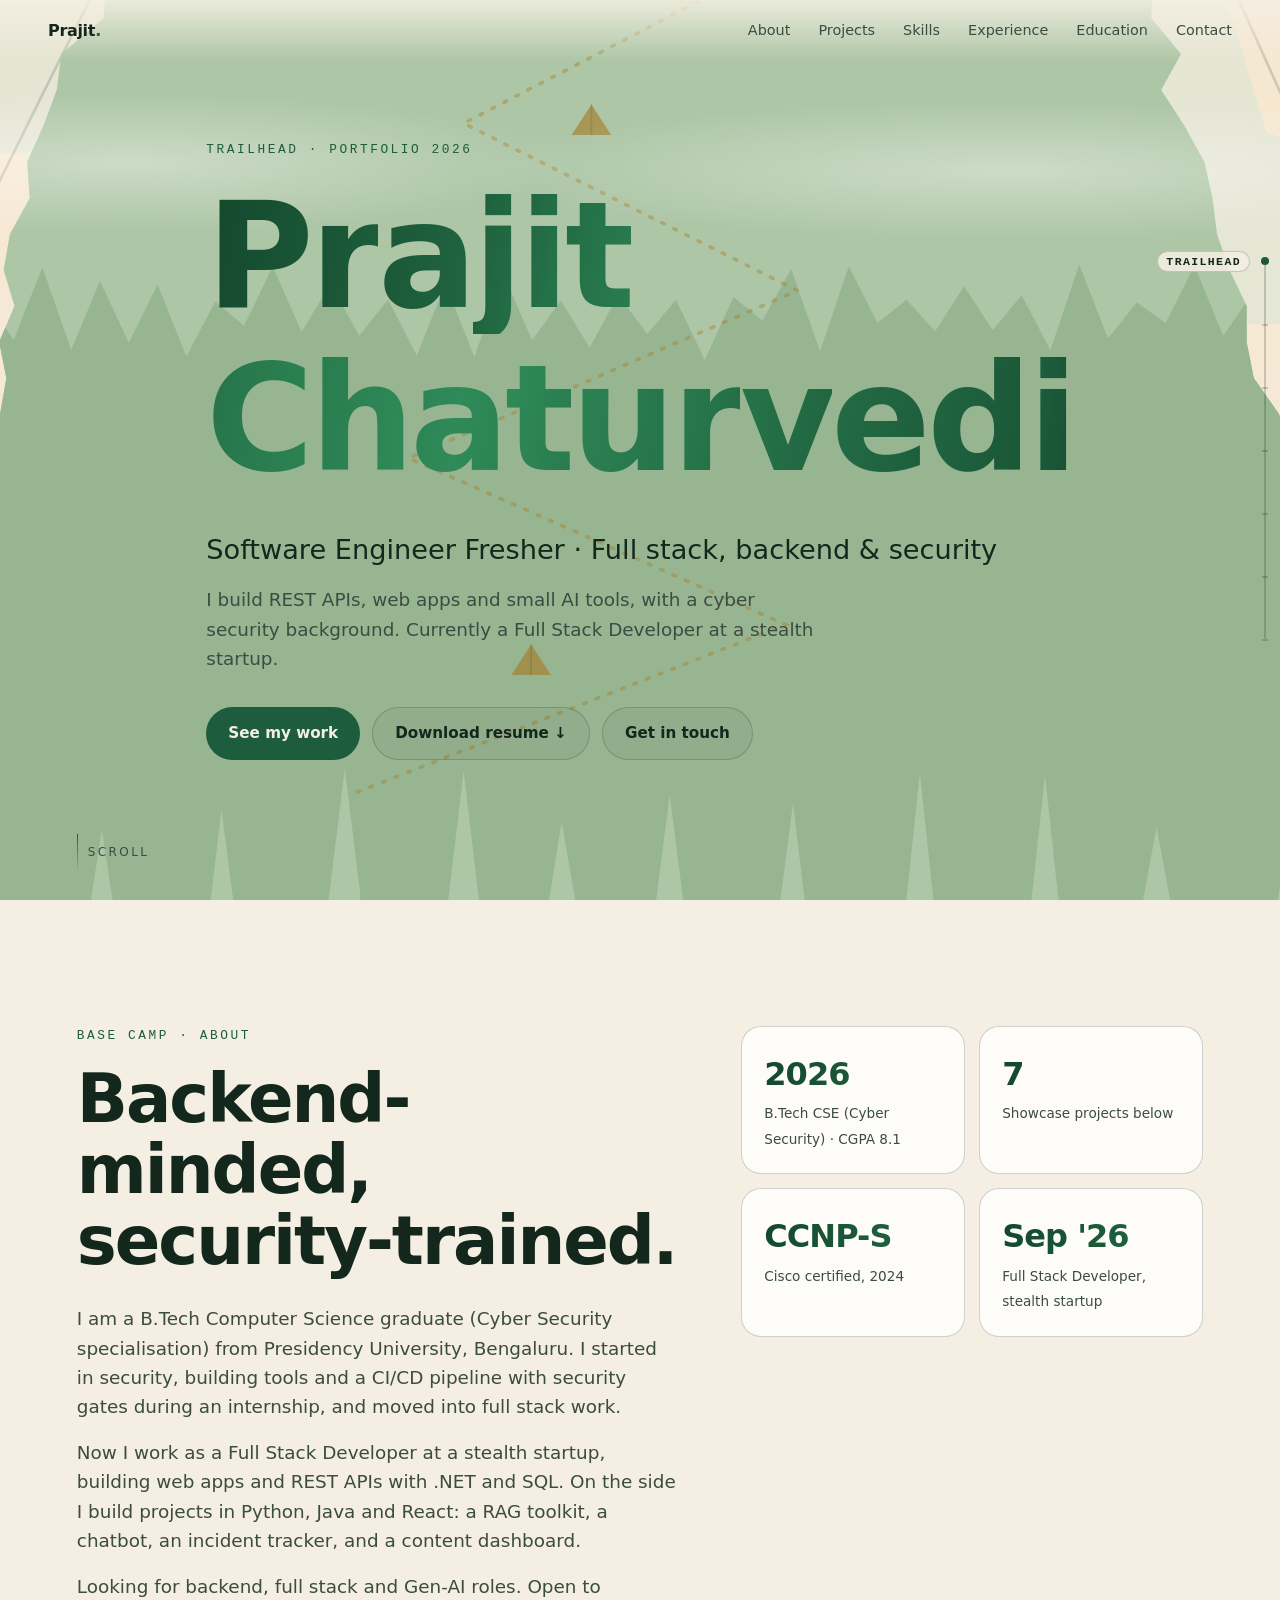
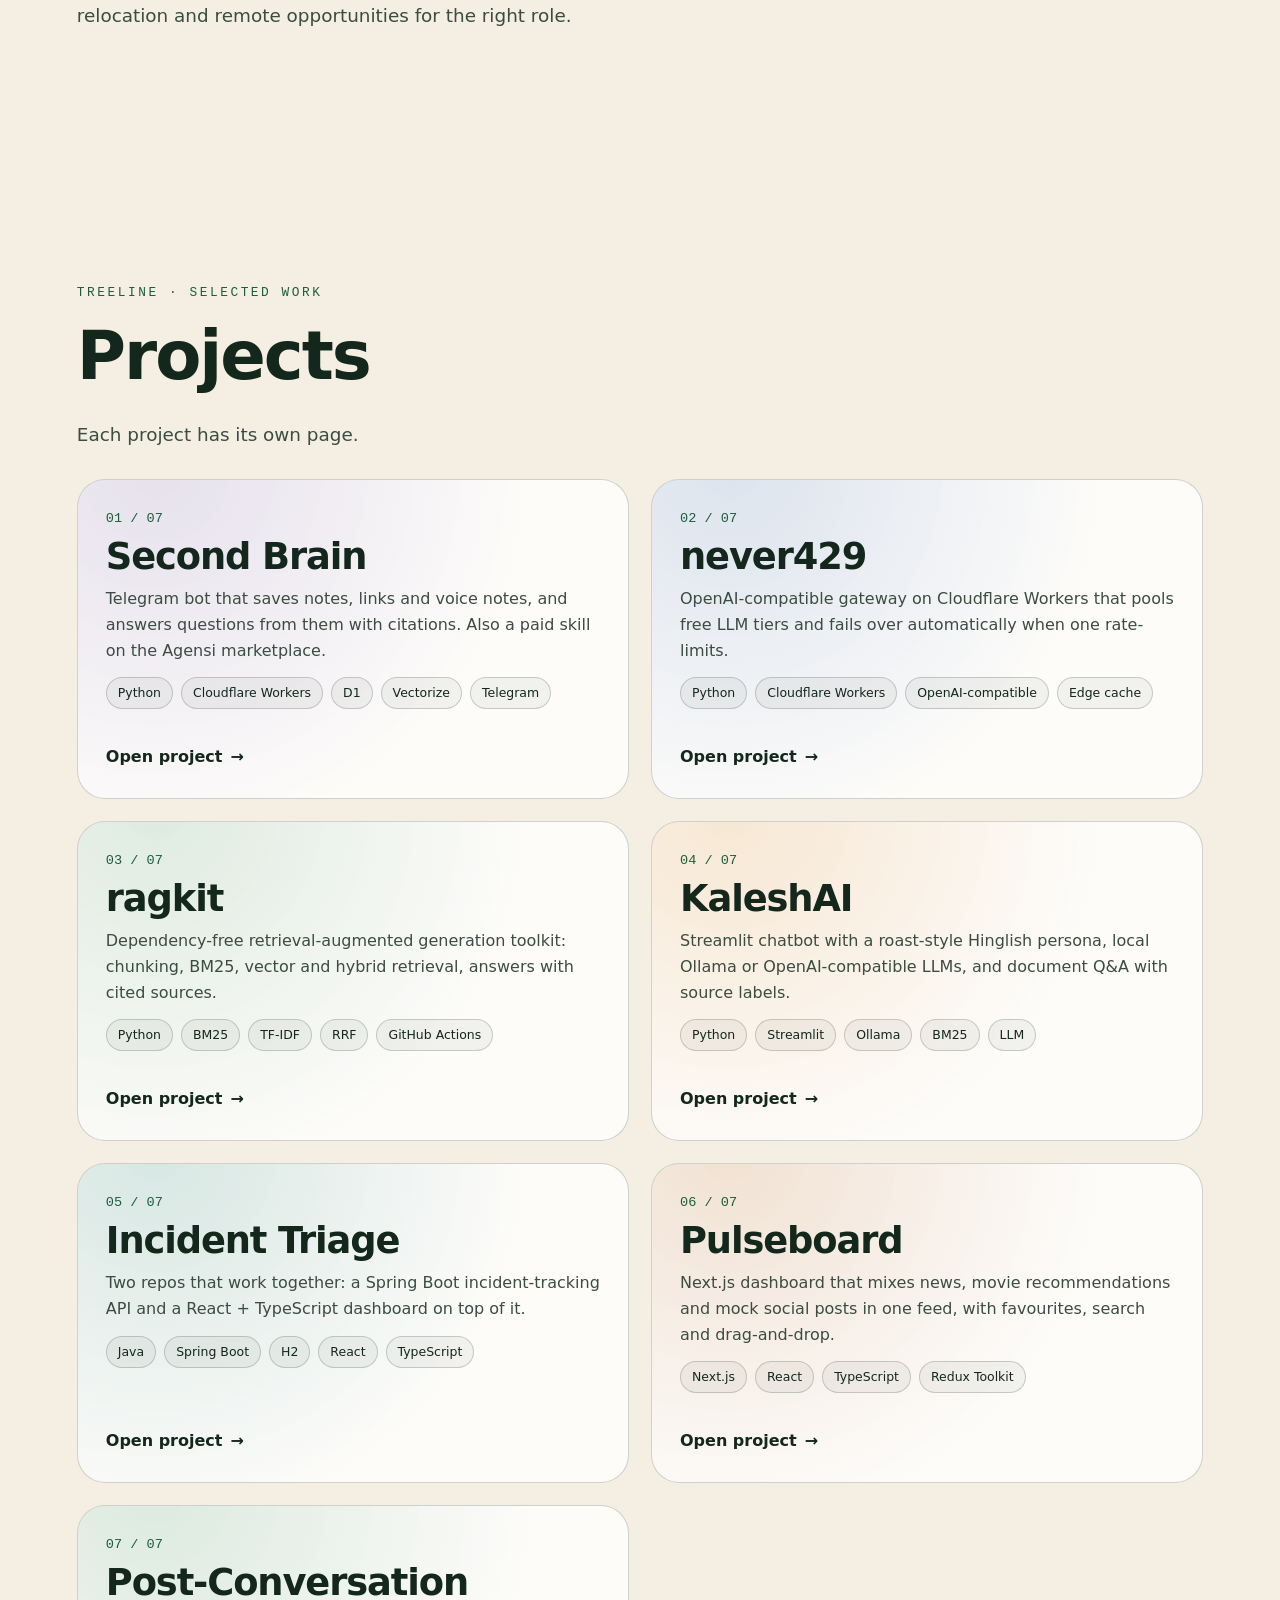
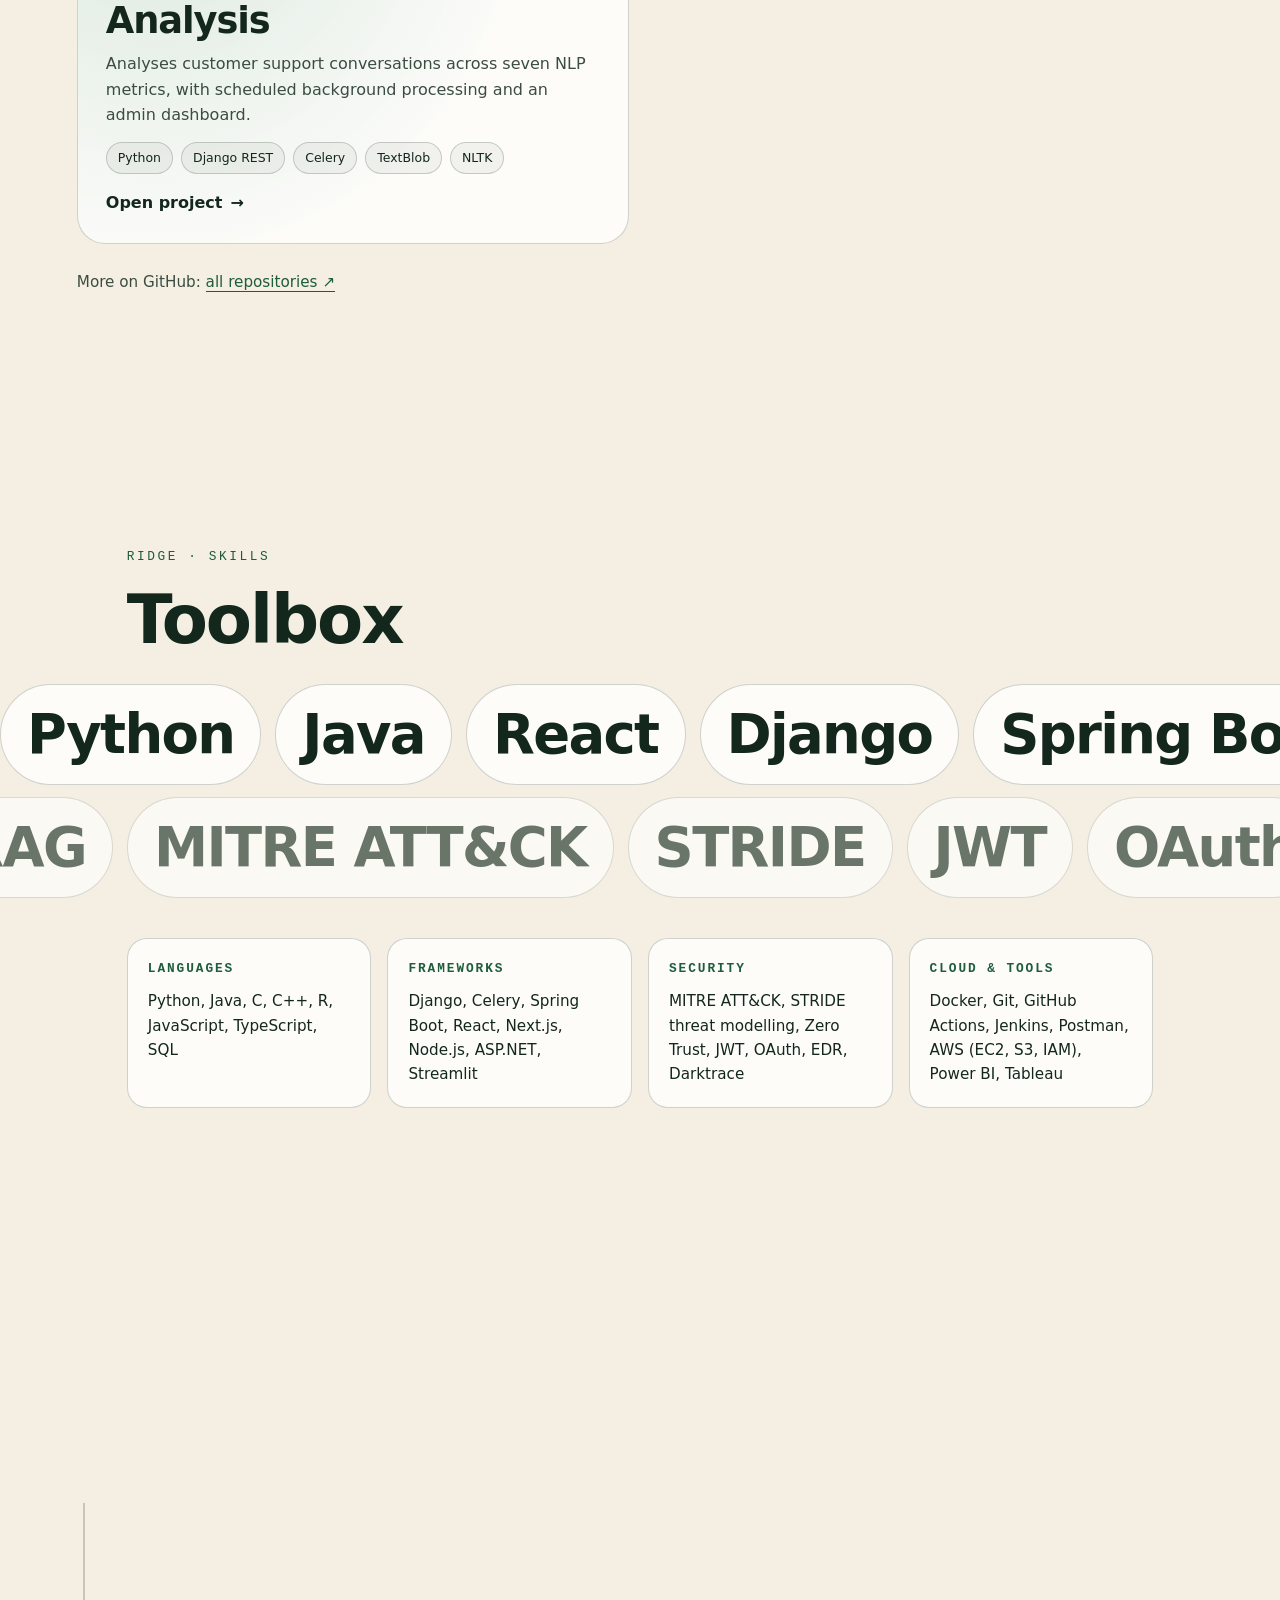
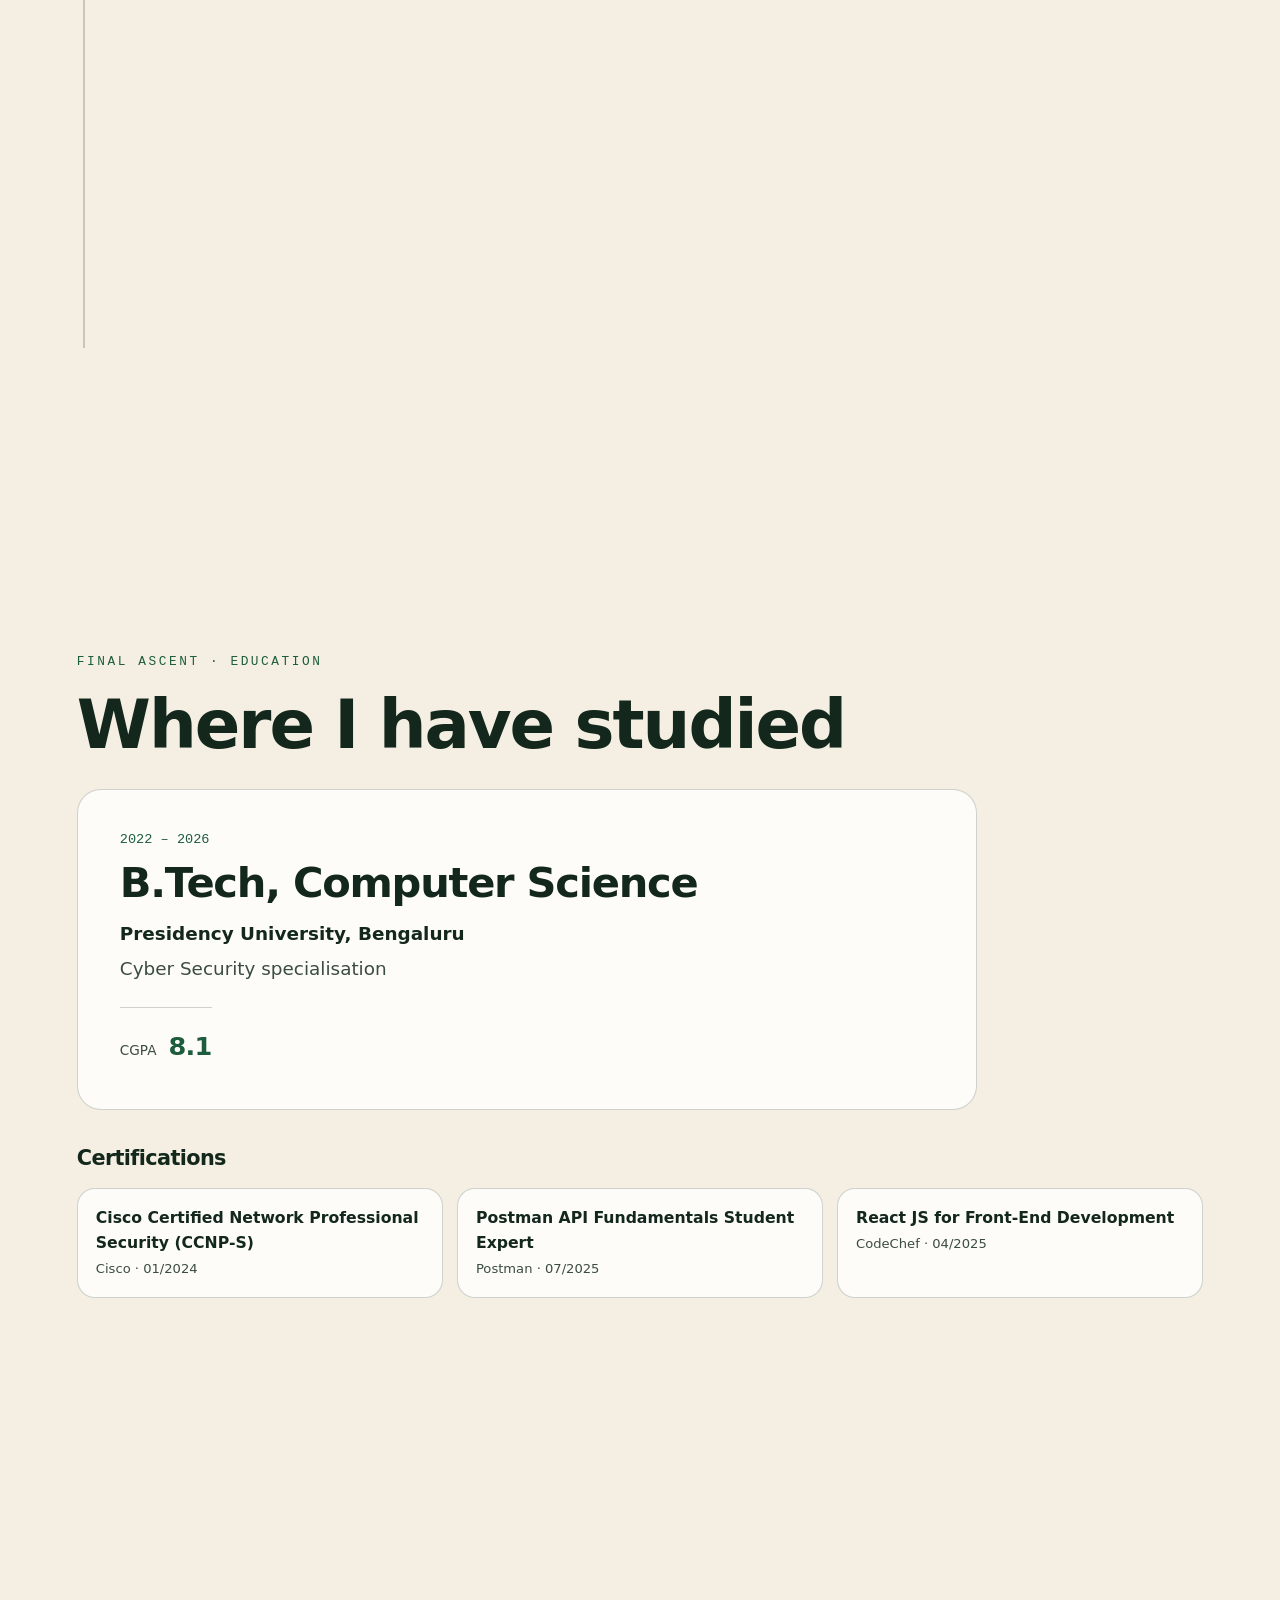
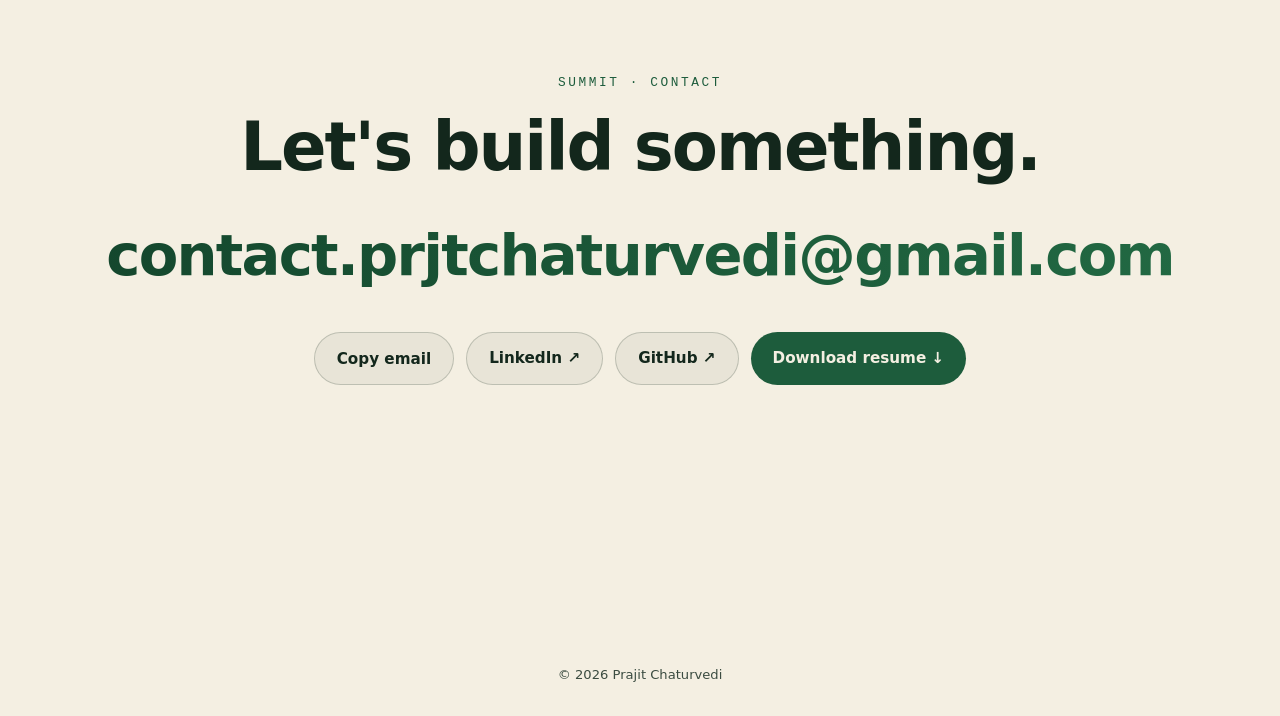
<file: index.html>
<!doctype html>
<html lang="en"><head><meta charset="utf-8"><meta name="viewport" content="width=device-width,initial-scale=1,viewport-fit=cover">
<title>Prajit Chaturvedi · Software Engineer</title><meta name="description" content="Portfolio of Prajit Chaturvedi: fresher software engineer. Full stack, backend, RAG and security projects.">
<meta property="og:title" content="Prajit Chaturvedi · Software Engineer"><meta property="og:description" content="Portfolio of Prajit Chaturvedi: fresher software engineer. Full stack, backend, RAG and security projects."><meta property="og:type" content="website"><meta property="og:image" content="https://github.com/user-attachments/assets/a0356ee6-f971-42ce-8971-989ccac24874"><meta name="twitter:card" content="summary_large_image"><meta name="twitter:title" content="Prajit Chaturvedi · Software Engineer"><meta name="twitter:description" content="Portfolio of Prajit Chaturvedi: fresher software engineer. Full stack, backend, RAG and security projects."><meta name="twitter:image" content="https://github.com/user-attachments/assets/a0356ee6-f971-42ce-8971-989ccac24874"><meta name="theme-color" content="#f4efe2">
<link rel="icon" href="data:image/svg+xml,%3Csvg xmlns='http://www.w3.org/2000/svg' viewBox='0 0 100 100'%3E%3Crect width='100' height='100' rx='24' fill='%23f4efe2'/%3E%3Ctext x='50' y='68' font-size='56' font-family='sans-serif' font-weight='800' text-anchor='middle' fill='%231d5c3c'%3EP%3C/text%3E%3C/svg%3E">
<link rel="stylesheet" href="css/style.css"></head>
<body data-theme="home"><div id="scene" aria-hidden="true"></div><div class="progress"></div>
<nav><a class="logo" href="#top">Prajit<span class="grad">.</span></a><div class="links"><a href="#about">About</a><a href="#projects">Projects</a><a href="#skills">Skills</a><a href="#experience">Experience</a><a href="#education">Education</a><a href="#contact">Contact</a></div></nav>
<section class="hero" id="top"><div class="wrap">
<div class="eyebrow">Trailhead · Portfolio 2026</div>
<h1 class="gs" data-split>Prajit
Chaturvedi</h1>
<p class="role reveal" data-d=".9">Software Engineer Fresher · Full stack, backend &amp; security</p>
<p class="sub reveal" data-d="1.05">I build REST APIs, web apps and small AI tools, with a cyber security background. Currently a Full Stack Developer at a stealth startup.</p>
<div class="cta reveal" data-d="1.2"><a class="btn primary" href="#projects">See my work</a><a class="btn" href="https://drive.google.com/uc?export=download&id=1RU6dTuFI2og3pno5Ydrm9S1sRxpZ-lh0" download="Prajit Chaturvedi Resume.pdf">Download resume ↓</a><a class="btn" href="#contact">Get in touch</a></div></div>
<div class="scrollhint"><i></i>scroll</div></section>
<section id="about"><div class="wrap about-grid"><div><div class="eyebrow reveal">Base camp · About</div><h2 class="reveal">Backend-minded, security-trained.</h2>
<p class="reveal">I am a B.Tech Computer Science graduate (Cyber Security specialisation) from Presidency University, Bengaluru. I started in security, building tools and a CI/CD pipeline with security gates during an internship, and moved into full stack work.</p>
<p class="reveal">Now I work as a Full Stack Developer at a stealth startup, building web apps and REST APIs with .NET and SQL. On the side I build projects in Python, Java and React: a RAG toolkit, a chatbot, an incident tracker, and a content dashboard.</p>
<p class="reveal">Looking for backend, full stack and Gen-AI roles. Open to relocation and remote opportunities for the right role.</p></div>
<div class="stats reveal"><div class="stat"><b class="grad">2026</b><span>B.Tech CSE (Cyber Security) · CGPA 8.1</span></div><div class="stat"><b class="grad">7</b><span>Showcase projects below</span></div><div class="stat"><b class="grad">CCNP-S</b><span>Cisco certified, 2024</span></div><div class="stat"><b class="grad">Sep '26</b><span>Full Stack Developer, stealth startup</span></div></div></div></section>
<section id="projects"><div class="wrap"><div class="eyebrow reveal">Treeline · Selected work</div><h2 class="reveal">Projects</h2><p class="reveal">Each project has its own page.</p>
<div class="pgrid"><a class="pcard" style="--pc:#6d4fa8" href="projects/second-brain.html"><div><div class="num">01 / 07</div><h3>Second Brain</h3><p>Telegram bot that saves notes, links and voice notes, and answers questions from them with citations. Also a paid skill on the Agensi marketplace.</p><div class="chips"><span class="chip">Python</span><span class="chip">Cloudflare Workers</span><span class="chip">D1</span><span class="chip">Vectorize</span><span class="chip">Telegram</span></div></div><div class="open">Open project <span>→</span></div></a><a class="pcard" style="--pc:#2f5fb0" href="projects/never429.html"><div><div class="num">02 / 07</div><h3>never429</h3><p>OpenAI-compatible gateway on Cloudflare Workers that pools free LLM tiers and fails over automatically when one rate-limits.</p><div class="chips"><span class="chip">Python</span><span class="chip">Cloudflare Workers</span><span class="chip">OpenAI-compatible</span><span class="chip">Edge cache</span></div></div><div class="open">Open project <span>→</span></div></a><a class="pcard" style="--pc:#3f8f5f" href="projects/ragkit.html"><div><div class="num">03 / 07</div><h3>ragkit</h3><p>Dependency-free retrieval-augmented generation toolkit: chunking, BM25, vector and hybrid retrieval, answers with cited sources.</p><div class="chips"><span class="chip">Python</span><span class="chip">BM25</span><span class="chip">TF-IDF</span><span class="chip">RRF</span><span class="chip">GitHub Actions</span></div></div><div class="open">Open project <span>→</span></div></a><a class="pcard" style="--pc:#d97706" href="projects/kalesh.html"><div><div class="num">04 / 07</div><h3>KaleshAI</h3><p>Streamlit chatbot with a roast-style Hinglish persona, local Ollama or OpenAI-compatible LLMs, and document Q&amp;A with source labels.</p><div class="chips"><span class="chip">Python</span><span class="chip">Streamlit</span><span class="chip">Ollama</span><span class="chip">BM25</span><span class="chip">LLM</span></div></div><div class="open">Open project <span>→</span></div></a><a class="pcard" style="--pc:#0f766e" href="projects/triage.html"><div><div class="num">05 / 07</div><h3>Incident Triage</h3><p>Two repos that work together: a Spring Boot incident-tracking API and a React + TypeScript dashboard on top of it.</p><div class="chips"><span class="chip">Java</span><span class="chip">Spring Boot</span><span class="chip">H2</span><span class="chip">React</span><span class="chip">TypeScript</span></div></div><div class="open">Open project <span>→</span></div></a><a class="pcard" style="--pc:#b45309" href="projects/pulseboard.html"><div><div class="num">06 / 07</div><h3>Pulseboard</h3><p>Next.js dashboard that mixes news, movie recommendations and mock social posts in one feed, with favourites, search and drag-and-drop.</p><div class="chips"><span class="chip">Next.js</span><span class="chip">React</span><span class="chip">TypeScript</span><span class="chip">Redux Toolkit</span></div></div><div class="open">Open project <span>→</span></div></a><a class="pcard" style="--pc:#2f8a58" href="projects/pca.html"><div><div class="num">07 / 07</div><h3>Post-Conversation Analysis</h3><p>Analyses customer support conversations across seven NLP metrics, with scheduled background processing and an admin dashboard.</p><div class="chips"><span class="chip">Python</span><span class="chip">Django REST</span><span class="chip">Celery</span><span class="chip">TextBlob</span><span class="chip">NLTK</span></div></div><div class="open">Open project <span>→</span></div></a></div>
<div class="more">More on GitHub: <a href="https://github.com/Prajit-22" target="_blank" rel="noopener">all repositories ↗</a></div></div></section>
<section class="skills" id="skills"><div class="wrap"><div class="eyebrow reveal">Ridge · Skills</div><h2 class="reveal">Toolbox</h2></div>
<div class="mq " aria-hidden="true"><span>Python</span><span>Java</span><span>React</span><span>Django</span><span>Spring Boot</span><span>Next.js</span><span>TypeScript</span><span>SQL</span><span>ASP.NET</span><span>Docker</span><span>Celery</span><span>REST APIs</span><span>Python</span><span>Java</span><span>React</span><span>Django</span><span>Spring Boot</span><span>Next.js</span><span>TypeScript</span><span>SQL</span><span>ASP.NET</span><span>Docker</span><span>Celery</span><span>REST APIs</span></div><div class="mq alt" aria-hidden="true"><span>MITRE ATT&amp;CK</span><span>STRIDE</span><span>JWT</span><span>OAuth</span><span>Zero Trust</span><span>GitHub Actions</span><span>Jenkins</span><span>Postman</span><span>AWS EC2 · S3 · IAM</span><span>Git</span><span>Node.js</span><span>RAG</span><span>MITRE ATT&amp;CK</span><span>STRIDE</span><span>JWT</span><span>OAuth</span><span>Zero Trust</span><span>GitHub Actions</span><span>Jenkins</span><span>Postman</span><span>AWS EC2 · S3 · IAM</span><span>Git</span><span>Node.js</span><span>RAG</span></div>
<div class="wrap"><div class="skillgrid">
<div class="sk reveal"><h4>Languages</h4><p>Python, Java, C, C++, R, JavaScript, TypeScript, SQL</p></div>
<div class="sk reveal" data-d=".06"><h4>Frameworks</h4><p>Django, Celery, Spring Boot, React, Next.js, Node.js, ASP.NET, Streamlit</p></div>
<div class="sk reveal" data-d=".12"><h4>Security</h4><p>MITRE ATT&amp;CK, STRIDE threat modelling, Zero Trust, JWT, OAuth, EDR, Darktrace</p></div>
<div class="sk reveal" data-d=".18"><h4>Cloud &amp; tools</h4><p>Docker, Git, GitHub Actions, Jenkins, Postman, AWS (EC2, S3, IAM), Power BI, Tableau</p></div></div></div></section>
<section id="experience"><div class="wrap"><div class="eyebrow reveal">High camp · Experience</div><h2 class="reveal">Where I have worked</h2>
<div class="tl"><div class="rail"></div><div class="fill"></div>
<div class="job reveal"><div class="when">Sep 2026 – Present</div><h3>Full Stack Developer · Stealth Start-up</h3><ul>
<li>Building full-stack web applications using React, Node.js, Django and SQL, developing REST APIs with Python and JavaScript.</li>
<li>Developing backend services and REST APIs using ASP.NET and other .NET frameworks.</li>
<li>Designing and managing SQL databases: schema design, query writing, and integration with application backends.</li></ul></div>
<div class="job reveal"><div class="when">Jan 2026 – May 2026</div><h3>Cyber Security Intern · HackerHub8 LLP, Bengaluru</h3><ul>
<li>Designed, developed and deployed a Post-Conversation Analysis System: a Django REST API with Celery orchestration, processing customer conversations across 7 NLP metrics including sentiment, empathy, clarity and accuracy.</li>
<li>Built an automated CI/CD pipeline using GitHub Actions, Jenkins and Docker, with security gates, automated regression testing and containerised deployments on every push.</li>
<li>Engineered a threat modelling tool using STRIDE-based classification to analyse application architectures, map data flows and generate prioritised risk mitigation reports.</li></ul></div>
</div></div></section>
<section id="education"><div class="wrap"><div class="eyebrow reveal">Final ascent · Education</div><h2 class="reveal">Where I have studied</h2>
<div class="education-card reveal"><div class="when">2022 – 2026</div><h3>B.Tech, Computer Science</h3><p class="university">Presidency University, Bengaluru</p><p>Cyber Security specialisation</p><div class="education-score">CGPA <strong>8.1</strong></div></div>
<h3 class="cert-heading reveal">Certifications</h3>
<div class="certs"><div class="cert reveal"><b>Cisco Certified Network Professional Security (CCNP-S)</b><span>Cisco · 01/2024</span></div><div class="cert reveal"><b>Postman API Fundamentals Student Expert</b><span>Postman · 07/2025</span></div><div class="cert reveal"><b>React JS for Front-End Development</b><span>CodeChef · 04/2025</span></div></div></div></section>
<section class="contact" id="contact"><div class="eyebrow reveal">Summit · Contact</div><h2 class="reveal">Let's build something.</h2>
<a class="mail grad reveal" href="mailto:contact.prjtchaturvedi@gmail.com">contact.prjtchaturvedi@gmail.com</a>
<div class="row reveal"><button class="btn" id="copy" type="button">Copy email</button><a class="btn" href="https://www.linkedin.com/in/prajit-chaturvedi-577b57255" target="_blank" rel="noopener">LinkedIn ↗</a><a class="btn" href="https://github.com/Prajit-22" target="_blank" rel="noopener">GitHub ↗</a><a class="btn primary" href="https://drive.google.com/uc?export=download&id=1RU6dTuFI2og3pno5Ydrm9S1sRxpZ-lh0" download="Prajit Chaturvedi Resume.pdf">Download resume ↓</a></div></section>
<footer>© <span id="yr"></span> Prajit Chaturvedi</footer>
<script src="js/scene.js"></script><script src="js/main.js"></script></body></html>
</file>
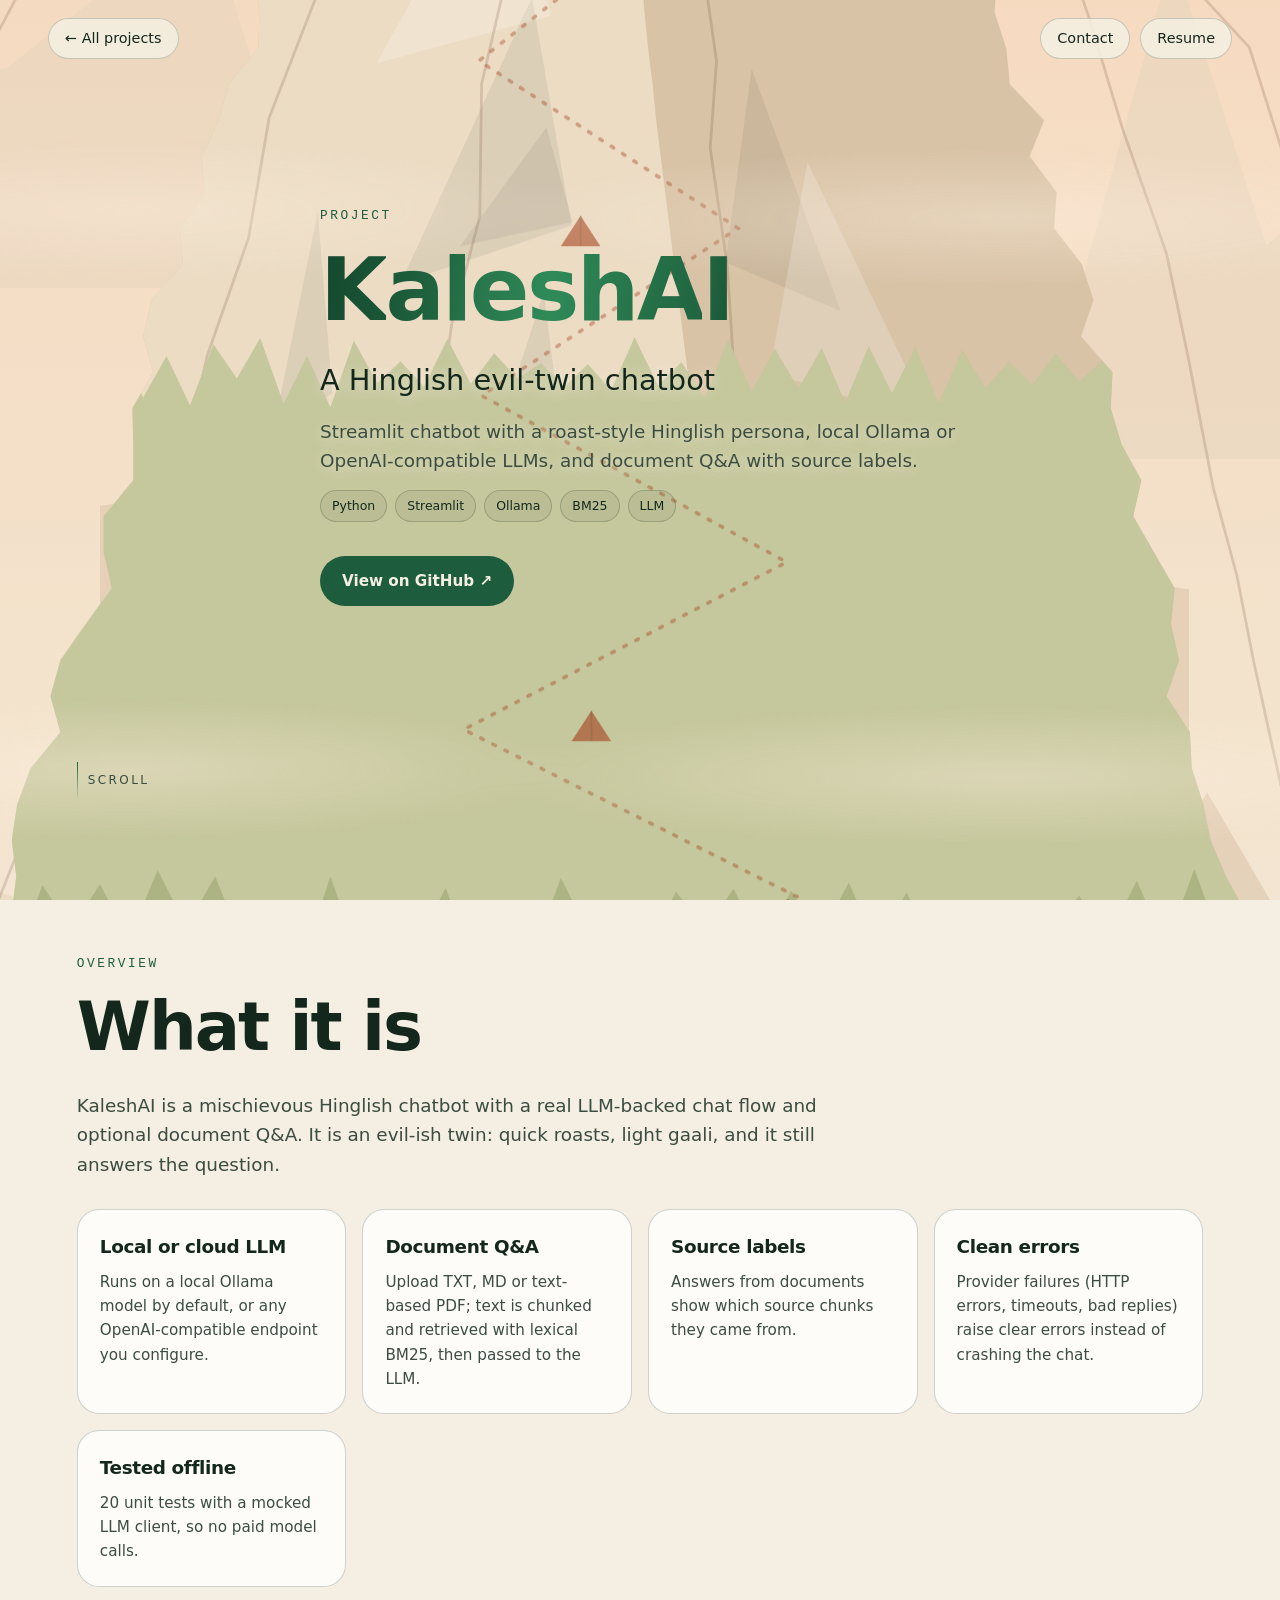
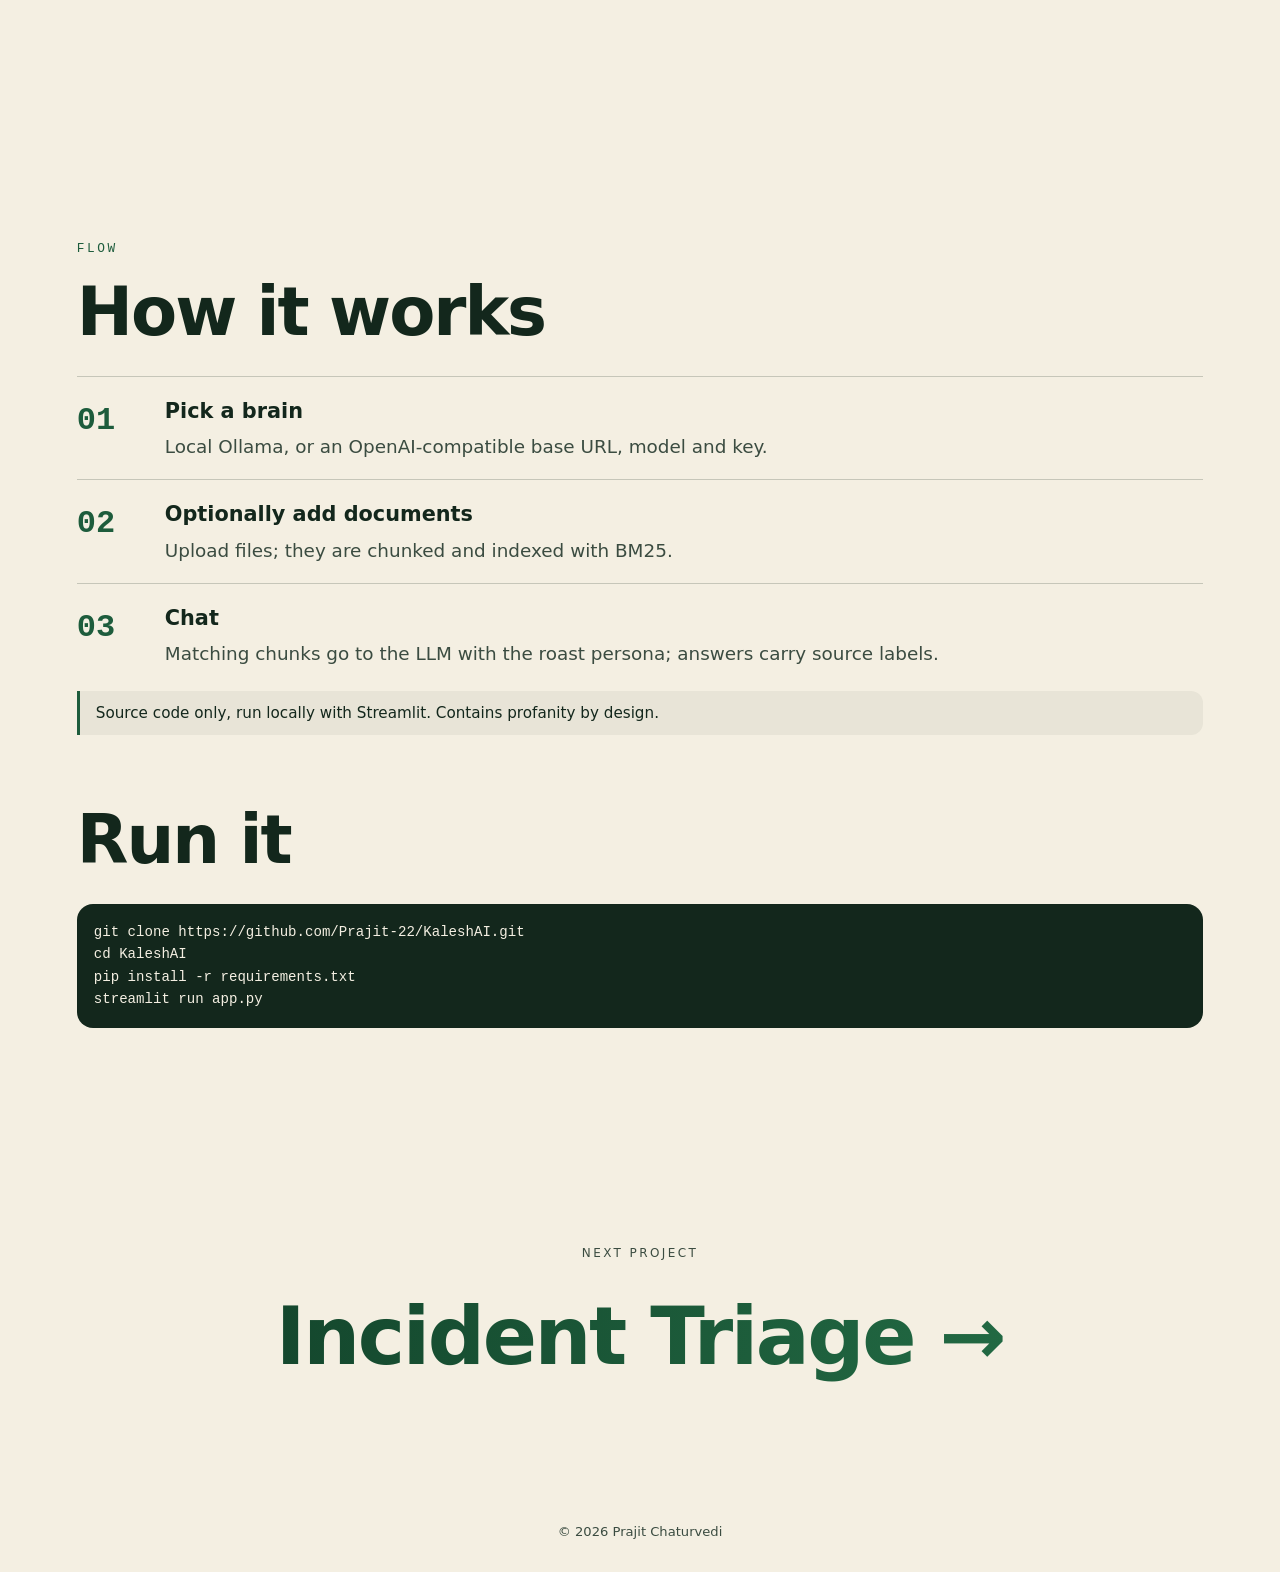
<file: projects/kalesh.html>
<!doctype html>
<html lang="en"><head><meta charset="utf-8"><meta name="viewport" content="width=device-width,initial-scale=1,viewport-fit=cover">
<title>KaleshAI · Prajit Chaturvedi</title><meta name="description" content="Streamlit chatbot with a roast-style Hinglish persona, local Ollama or OpenAI-compatible LLMs, and document Q&amp;A with source labels.">
<meta property="og:title" content="KaleshAI · Prajit Chaturvedi"><meta property="og:description" content="Streamlit chatbot with a roast-style Hinglish persona, local Ollama or OpenAI-compatible LLMs, and document Q&amp;A with source labels."><meta name="theme-color" content="#f4efe2">
<link rel="icon" href="data:image/svg+xml,%3Csvg xmlns='http://www.w3.org/2000/svg' viewBox='0 0 100 100'%3E%3Crect width='100' height='100' rx='24' fill='%23f4efe2'/%3E%3Ctext x='50' y='68' font-size='56' font-family='sans-serif' font-weight='800' text-anchor='middle' fill='%231d5c3c'%3EP%3C/text%3E%3C/svg%3E">
<link rel="stylesheet" href="../css/style.css"></head>
<body data-theme="kalesh"><div id="scene" aria-hidden="true"></div><div class="progress"></div>
<a class="back" href="../index.html#projects">← All projects</a>
<div class="dnav"><a href="../index.html#contact">Contact</a><a href="../assets/Prajit-Chaturvedi-Resume.pdf" download="Prajit Chaturvedi Resume.pdf">Resume</a></div>
<section class="dhero"><div class="wrap"><div class="eyebrow">Project</div>
<h1 class="gs" data-split>KaleshAI</h1>
<p class="role" style="margin-top:20px;font-size:clamp(1.1rem,2.6vw,1.8rem);color:var(--fg)">A Hinglish evil-twin chatbot</p>
<p class="sub" style="max-width:640px;margin-top:14px">Streamlit chatbot with a roast-style Hinglish persona, local Ollama or OpenAI-compatible LLMs, and document Q&amp;A with source labels.</p>
<div class="chips"><span class="chip">Python</span><span class="chip">Streamlit</span><span class="chip">Ollama</span><span class="chip">BM25</span><span class="chip">LLM</span></div><div class="cta"><a class="btn primary" href="https://github.com/Prajit-22/KaleshAI" target="_blank" rel="noopener">View on GitHub ↗</a></div></div>
<div class="scrollhint"><i></i>scroll</div></section>
<section><div class="wrap"><div class="eyebrow reveal">Overview</div><h2 class="reveal">What it is</h2><p class="reveal" style="max-width:760px">KaleshAI is a mischievous Hinglish chatbot with a real LLM-backed chat flow and optional document Q&amp;A. It is an evil-ish twin: quick roasts, light gaali, and it still answers the question.</p>
<div class="facts"><div class="fact reveal" data-d="0.00"><h4>Local or cloud LLM</h4><p>Runs on a local Ollama model by default, or any OpenAI-compatible endpoint you configure.</p></div><div class="fact reveal" data-d="0.06"><h4>Document Q&amp;A</h4><p>Upload TXT, MD or text-based PDF; text is chunked and retrieved with lexical BM25, then passed to the LLM.</p></div><div class="fact reveal" data-d="0.12"><h4>Source labels</h4><p>Answers from documents show which source chunks they came from.</p></div><div class="fact reveal" data-d="0.18"><h4>Clean errors</h4><p>Provider failures (HTTP errors, timeouts, bad replies) raise clear errors instead of crashing the chat.</p></div><div class="fact reveal" data-d="0.24"><h4>Tested offline</h4><p>20 unit tests with a mocked LLM client, so no paid model calls.</p></div></div></div></section>
<section><div class="wrap"><div class="eyebrow reveal">Flow</div><h2 class="reveal">How it works</h2><div class="steps"><div class="step reveal"><div><h4>Pick a brain</h4><p>Local Ollama, or an OpenAI-compatible base URL, model and key.</p></div></div><div class="step reveal"><div><h4>Optionally add documents</h4><p>Upload files; they are chunked and indexed with BM25.</p></div></div><div class="step reveal"><div><h4>Chat</h4><p>Matching chunks go to the LLM with the roast persona; answers carry source labels.</p></div></div></div>
<div class="note reveal">Source code only, run locally with Streamlit. Contains profanity by design.</div><h2 class="reveal" style="margin-top:70px">Run it</h2><div class="demo reveal">git clone https://github.com/Prajit-22/KaleshAI.git
cd KaleshAI
pip install -r requirements.txt
streamlit run app.py</div></div></section>
<a class="nextp" href="triage.html"><small>Next project</small><b class="grad">Incident Triage →</b></a>
<footer>© <span id="yr"></span> Prajit Chaturvedi</footer>
<script src="../js/scene.js"></script><script src="../js/main.js"></script></body></html>
</file>
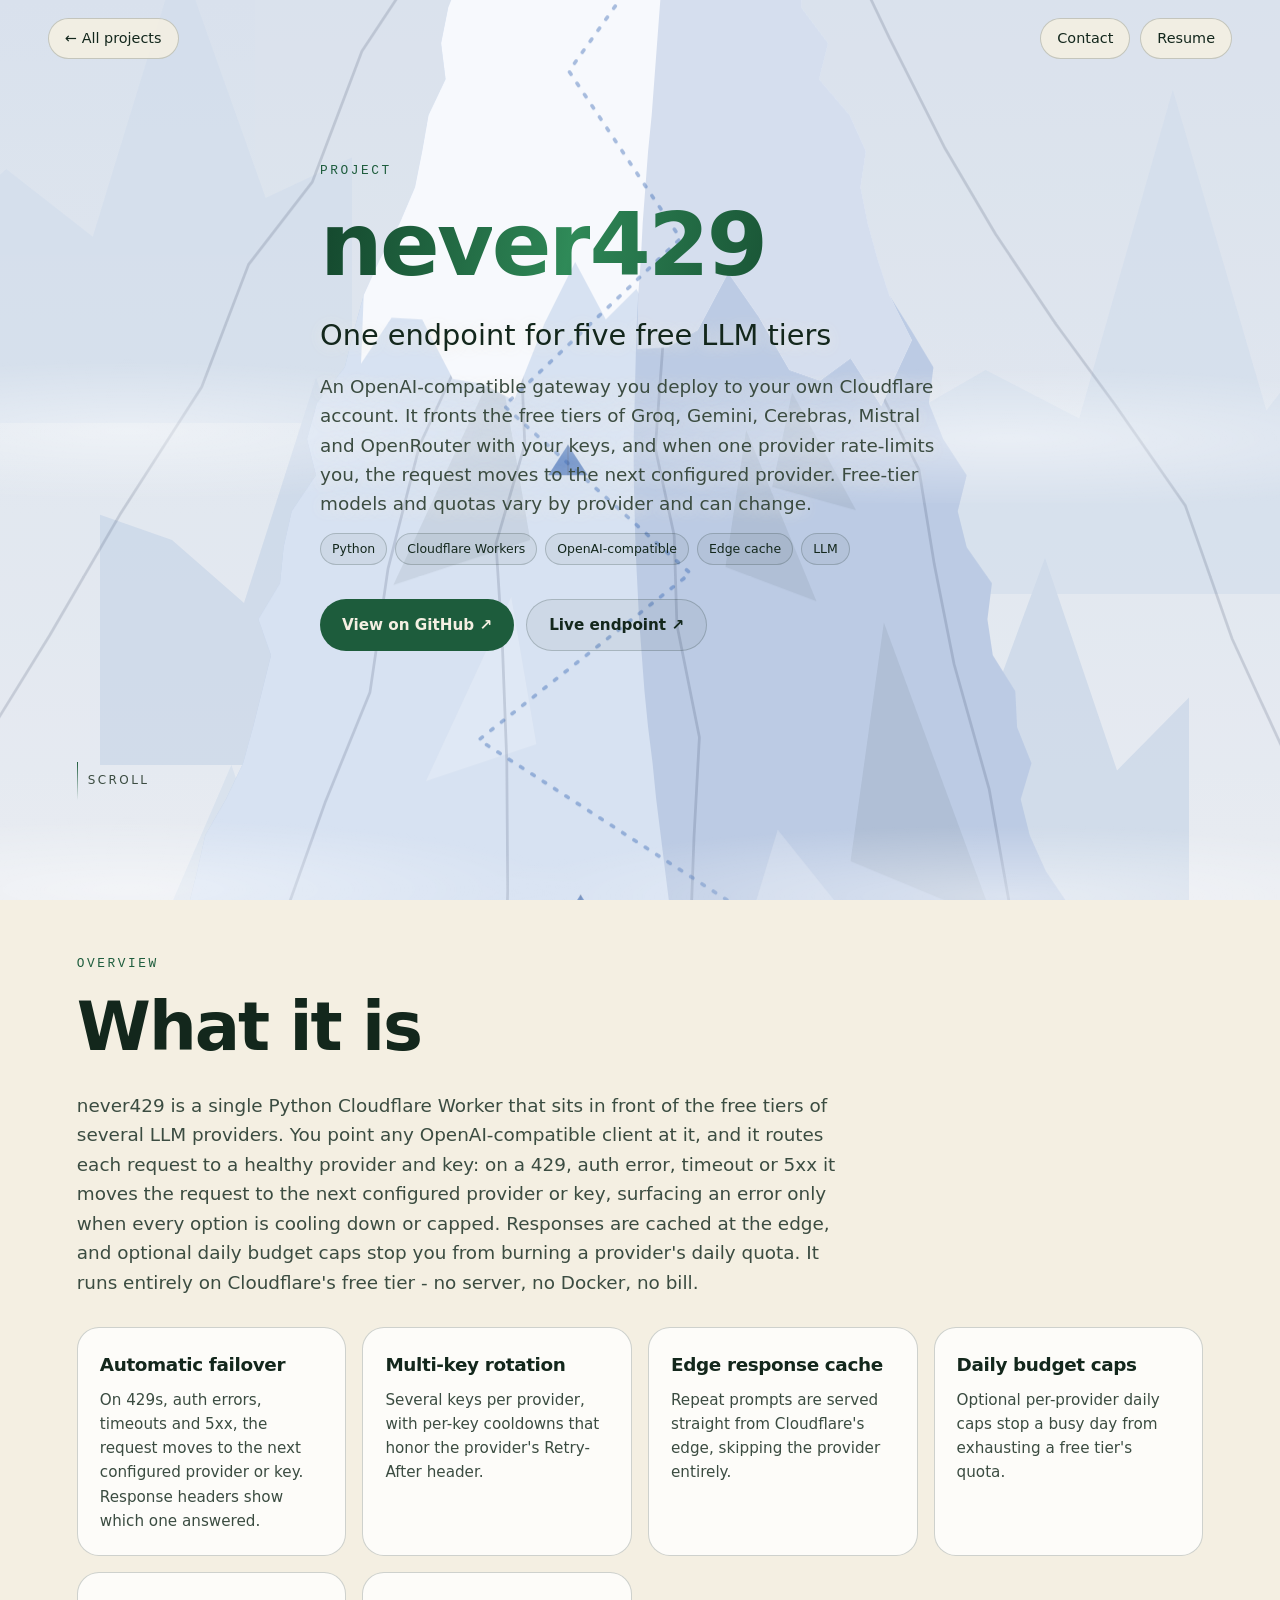
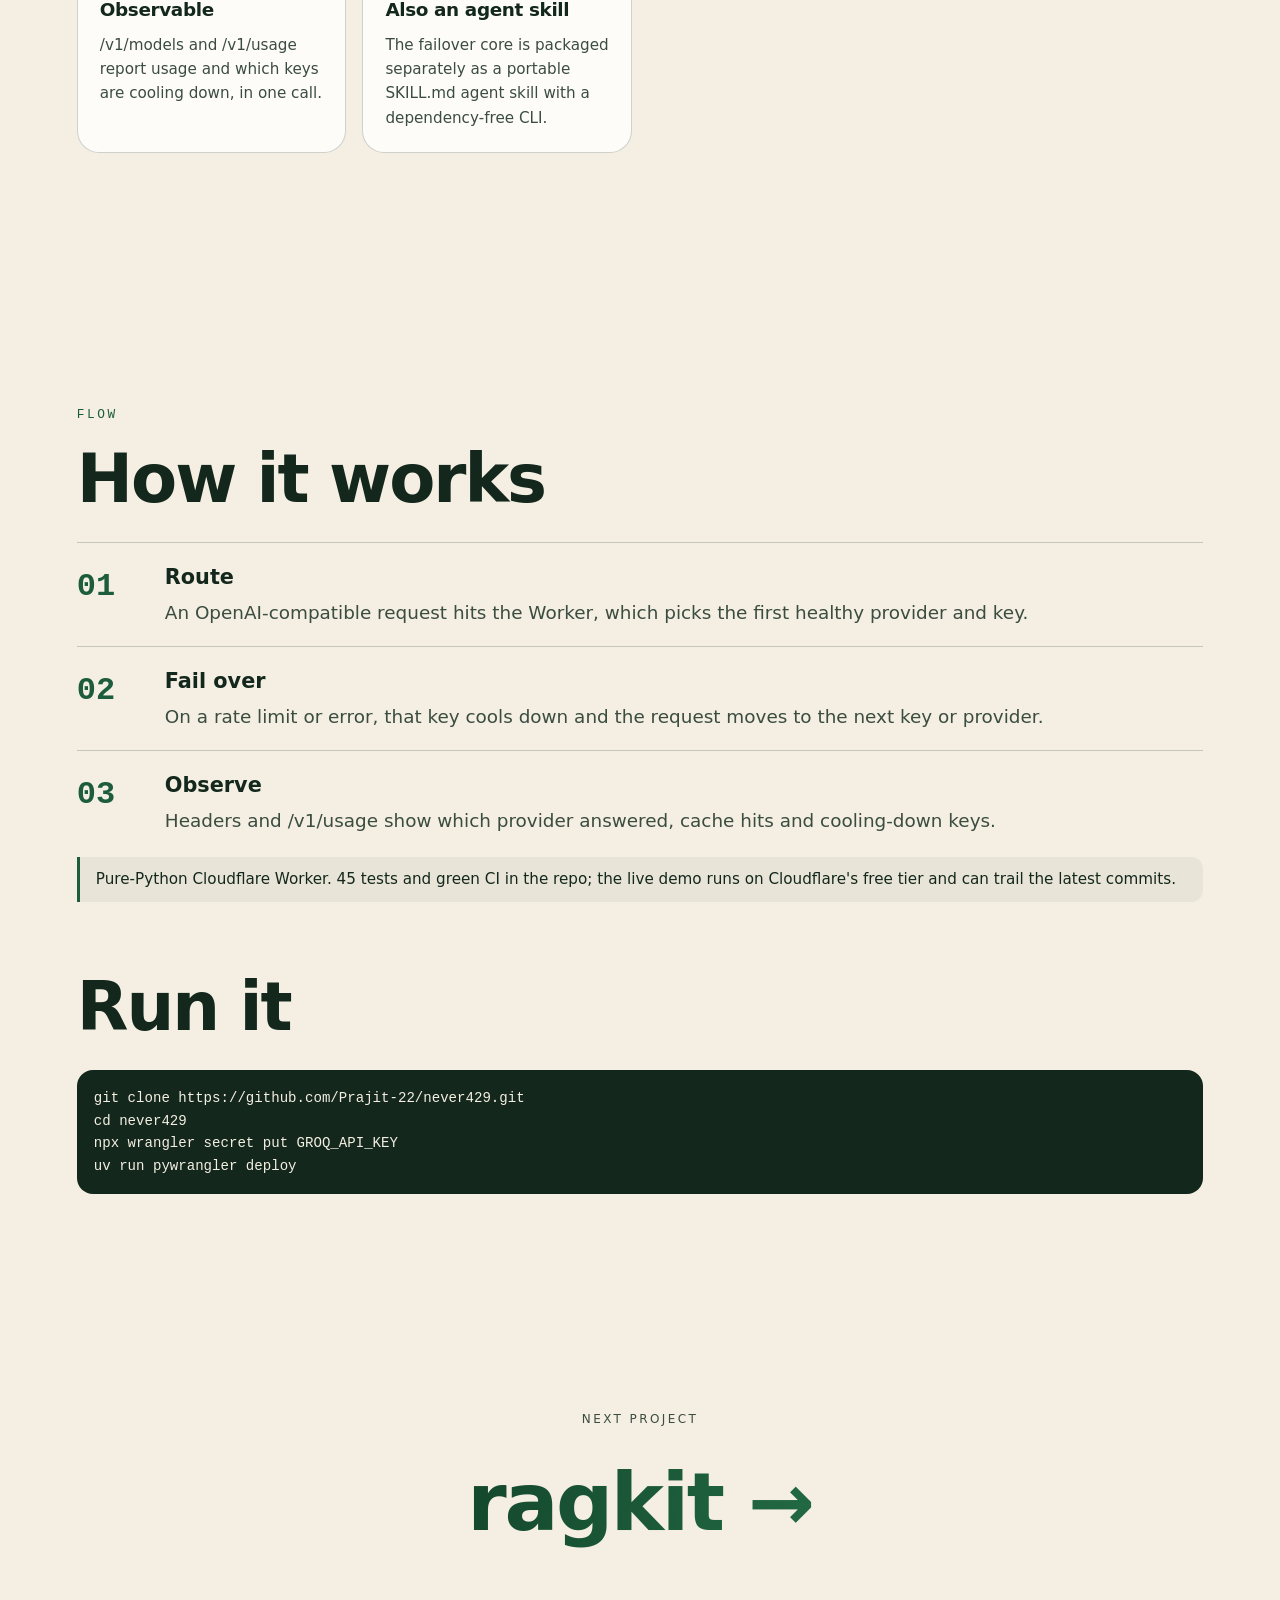
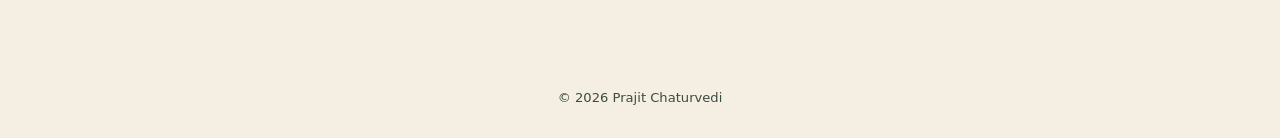
<file: projects/never429.html>
<!doctype html>
<html lang="en"><head><meta charset="utf-8"><meta name="viewport" content="width=device-width,initial-scale=1,viewport-fit=cover">
<title>never429 · Prajit Chaturvedi</title><meta name="description" content="OpenAI-compatible gateway on Cloudflare Workers that pools free LLM tiers and fails over automatically when one rate-limits.">
<meta property="og:title" content="never429 · Prajit Chaturvedi"><meta property="og:description" content="OpenAI-compatible gateway on Cloudflare Workers that pools free LLM tiers and fails over automatically when one rate-limits."><meta name="theme-color" content="#f4efe2">
<link rel="icon" href="data:image/svg+xml,%3Csvg xmlns='http://www.w3.org/2000/svg' viewBox='0 0 100 100'%3E%3Crect width='100' height='100' rx='24' fill='%23f4efe2'/%3E%3Ctext x='50' y='68' font-size='56' font-family='sans-serif' font-weight='800' text-anchor='middle' fill='%231d5c3c'%3EP%3C/text%3E%3C/svg%3E">
<link rel="stylesheet" href="../css/style.css"></head>
<body data-theme="never429"><div id="scene" aria-hidden="true"></div><div class="progress"></div>
<a class="back" href="../index.html#projects">← All projects</a>
<div class="dnav"><a href="../index.html#contact">Contact</a><a href="https://drive.google.com/uc?export=download&id=1RU6dTuFI2og3pno5Ydrm9S1sRxpZ-lh0" download="Prajit Chaturvedi Resume.pdf">Resume</a></div>
<section class="dhero"><div class="wrap"><div class="eyebrow">Project</div>
<h1 class="gs" data-split>never429</h1>
<p class="role" style="margin-top:20px;font-size:clamp(1.1rem,2.6vw,1.8rem);color:var(--fg)">One endpoint for five free LLM tiers</p>
<p class="sub" style="max-width:640px;margin-top:14px">An OpenAI-compatible gateway you deploy to your own Cloudflare account. It fronts the free tiers of Groq, Gemini, Cerebras, Mistral and OpenRouter with your keys, and when one provider rate-limits you, the request moves to the next configured provider. Free-tier models and quotas vary by provider and can change.</p>
<div class="chips"><span class="chip">Python</span><span class="chip">Cloudflare Workers</span><span class="chip">OpenAI-compatible</span><span class="chip">Edge cache</span><span class="chip">LLM</span></div><div class="cta"><a class="btn primary" href="https://github.com/Prajit-22/never429" target="_blank" rel="noopener">View on GitHub ↗</a><a class="btn" href="https://never429.prjtchaturvedi.workers.dev" target="_blank" rel="noopener">Live endpoint ↗</a></div></div>
<div class="scrollhint"><i></i>scroll</div></section>
<section><div class="wrap"><div class="eyebrow reveal">Overview</div><h2 class="reveal">What it is</h2><p class="reveal" style="max-width:760px">never429 is a single Python Cloudflare Worker that sits in front of the free tiers of several LLM providers. You point any OpenAI-compatible client at it, and it routes each request to a healthy provider and key: on a 429, auth error, timeout or 5xx it moves the request to the next configured provider or key, surfacing an error only when every option is cooling down or capped. Responses are cached at the edge, and optional daily budget caps stop you from burning a provider's daily quota. It runs entirely on Cloudflare's free tier - no server, no Docker, no bill.</p>
<div class="facts"><div class="fact reveal" data-d="0.00"><h4>Automatic failover</h4><p>On 429s, auth errors, timeouts and 5xx, the request moves to the next configured provider or key. Response headers show which one answered.</p></div><div class="fact reveal" data-d="0.06"><h4>Multi-key rotation</h4><p>Several keys per provider, with per-key cooldowns that honor the provider's Retry-After header.</p></div><div class="fact reveal" data-d="0.12"><h4>Edge response cache</h4><p>Repeat prompts are served straight from Cloudflare's edge, skipping the provider entirely.</p></div><div class="fact reveal" data-d="0.18"><h4>Daily budget caps</h4><p>Optional per-provider daily caps stop a busy day from exhausting a free tier's quota.</p></div><div class="fact reveal" data-d="0.24"><h4>Observable</h4><p>/v1/models and /v1/usage report usage and which keys are cooling down, in one call.</p></div><div class="fact reveal" data-d="0.30"><h4>Also an agent skill</h4><p>The failover core is packaged separately as a portable SKILL.md agent skill with a dependency-free CLI.</p></div></div></div></section>
<section><div class="wrap"><div class="eyebrow reveal">Flow</div><h2 class="reveal">How it works</h2><div class="steps"><div class="step reveal"><div><h4>Route</h4><p>An OpenAI-compatible request hits the Worker, which picks the first healthy provider and key.</p></div></div><div class="step reveal"><div><h4>Fail over</h4><p>On a rate limit or error, that key cools down and the request moves to the next key or provider.</p></div></div><div class="step reveal"><div><h4>Observe</h4><p>Headers and /v1/usage show which provider answered, cache hits and cooling-down keys.</p></div></div></div>
<div class="note reveal">Pure-Python Cloudflare Worker. 45 tests and green CI in the repo; the live demo runs on Cloudflare's free tier and can trail the latest commits.</div><h2 class="reveal" style="margin-top:70px">Run it</h2><div class="demo reveal">git clone https://github.com/Prajit-22/never429.git
cd never429
npx wrangler secret put GROQ_API_KEY
uv run pywrangler deploy</div></div></section>
<a class="nextp" href="ragkit.html"><small>Next project</small><b class="grad">ragkit →</b></a>
<footer>© <span id="yr"></span> Prajit Chaturvedi</footer>
<script src="../js/scene.js"></script><script src="../js/main.js"></script></body></html>
</file>
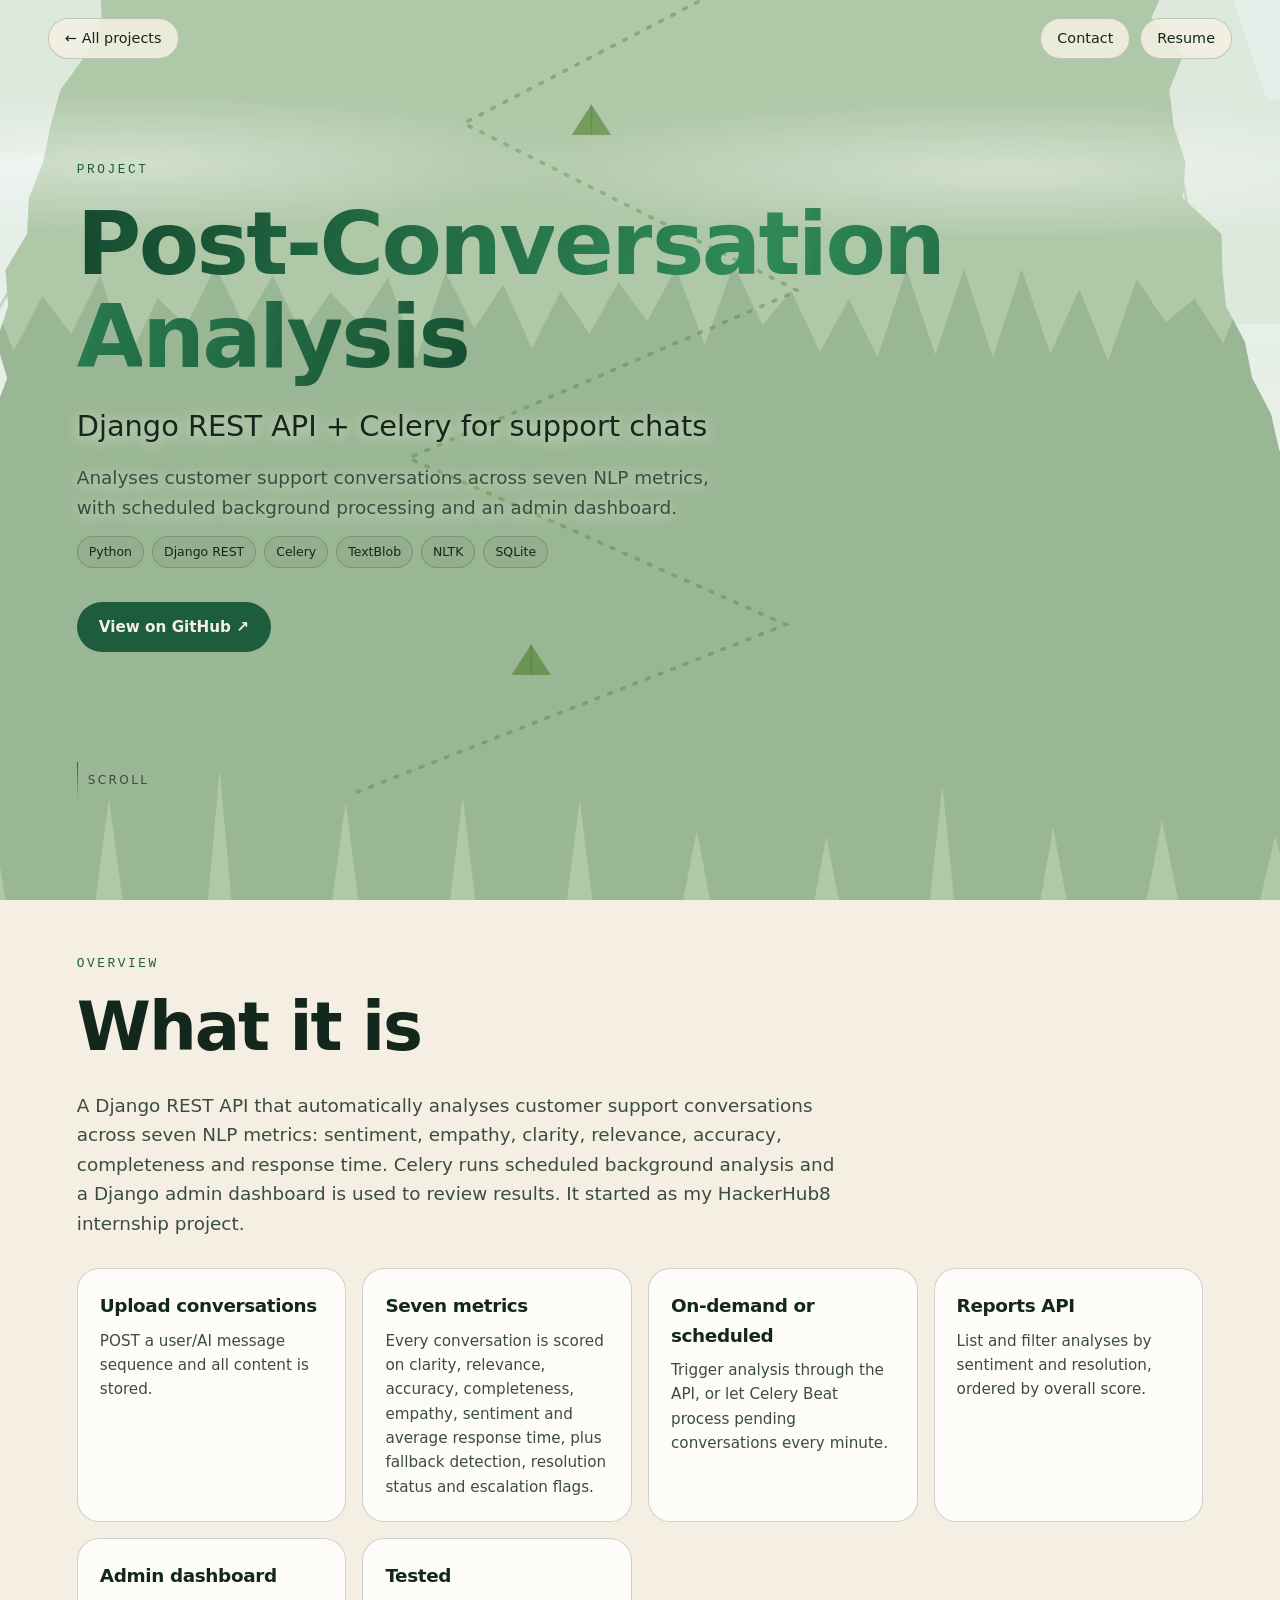
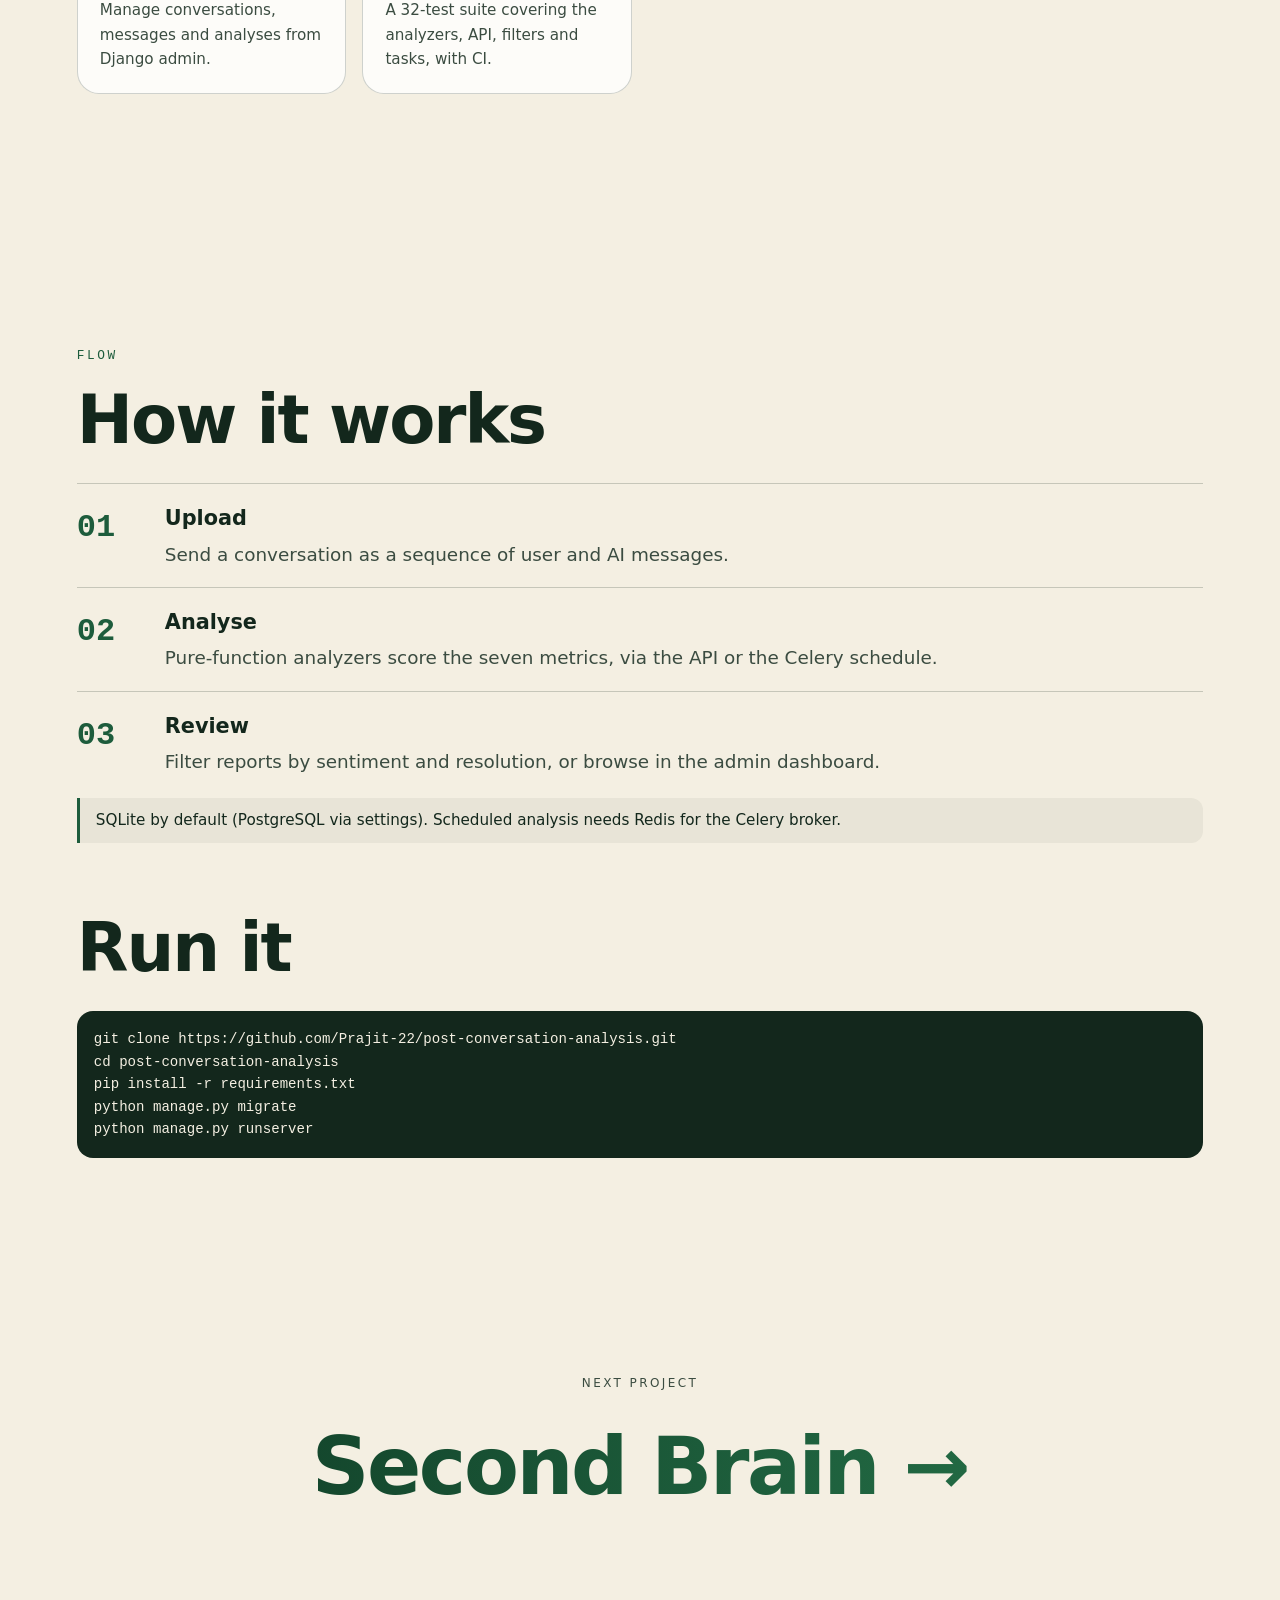
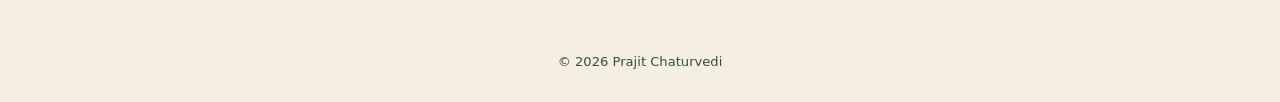
<file: projects/pca.html>
<!doctype html>
<html lang="en"><head><meta charset="utf-8"><meta name="viewport" content="width=device-width,initial-scale=1,viewport-fit=cover">
<title>Post-Conversation Analysis · Prajit Chaturvedi</title><meta name="description" content="Analyses customer support conversations across seven NLP metrics, with scheduled background processing and an admin dashboard.">
<meta property="og:title" content="Post-Conversation Analysis · Prajit Chaturvedi"><meta property="og:description" content="Analyses customer support conversations across seven NLP metrics, with scheduled background processing and an admin dashboard."><meta name="theme-color" content="#f4efe2">
<link rel="icon" href="data:image/svg+xml,%3Csvg xmlns='http://www.w3.org/2000/svg' viewBox='0 0 100 100'%3E%3Crect width='100' height='100' rx='24' fill='%23f4efe2'/%3E%3Ctext x='50' y='68' font-size='56' font-family='sans-serif' font-weight='800' text-anchor='middle' fill='%231d5c3c'%3EP%3C/text%3E%3C/svg%3E">
<link rel="stylesheet" href="../css/style.css"></head>
<body data-theme="pca"><div id="scene" aria-hidden="true"></div><div class="progress"></div>
<a class="back" href="../index.html#projects">← All projects</a>
<div class="dnav"><a href="../index.html#contact">Contact</a><a href="../assets/Prajit-Chaturvedi-Resume.pdf" download="Prajit Chaturvedi Resume.pdf">Resume</a></div>
<section class="dhero"><div class="wrap"><div class="eyebrow">Project</div>
<h1 class="gs" data-split>Post-Conversation Analysis</h1>
<p class="role" style="margin-top:20px;font-size:clamp(1.1rem,2.6vw,1.8rem);color:var(--fg)">Django REST API + Celery for support chats</p>
<p class="sub" style="max-width:640px;margin-top:14px">Analyses customer support conversations across seven NLP metrics, with scheduled background processing and an admin dashboard.</p>
<div class="chips"><span class="chip">Python</span><span class="chip">Django REST</span><span class="chip">Celery</span><span class="chip">TextBlob</span><span class="chip">NLTK</span><span class="chip">SQLite</span></div><div class="cta"><a class="btn primary" href="https://github.com/Prajit-22/post-conversation-analysis" target="_blank" rel="noopener">View on GitHub ↗</a></div></div>
<div class="scrollhint"><i></i>scroll</div></section>
<section><div class="wrap"><div class="eyebrow reveal">Overview</div><h2 class="reveal">What it is</h2><p class="reveal" style="max-width:760px">A Django REST API that automatically analyses customer support conversations across seven NLP metrics: sentiment, empathy, clarity, relevance, accuracy, completeness and response time. Celery runs scheduled background analysis and a Django admin dashboard is used to review results. It started as my HackerHub8 internship project.</p>
<div class="facts"><div class="fact reveal" data-d="0.00"><h4>Upload conversations</h4><p>POST a user/AI message sequence and all content is stored.</p></div><div class="fact reveal" data-d="0.06"><h4>Seven metrics</h4><p>Every conversation is scored on clarity, relevance, accuracy, completeness, empathy, sentiment and average response time, plus fallback detection, resolution status and escalation flags.</p></div><div class="fact reveal" data-d="0.12"><h4>On-demand or scheduled</h4><p>Trigger analysis through the API, or let Celery Beat process pending conversations every minute.</p></div><div class="fact reveal" data-d="0.18"><h4>Reports API</h4><p>List and filter analyses by sentiment and resolution, ordered by overall score.</p></div><div class="fact reveal" data-d="0.24"><h4>Admin dashboard</h4><p>Manage conversations, messages and analyses from Django admin.</p></div><div class="fact reveal" data-d="0.30"><h4>Tested</h4><p>A 32-test suite covering the analyzers, API, filters and tasks, with CI.</p></div></div></div></section>
<section><div class="wrap"><div class="eyebrow reveal">Flow</div><h2 class="reveal">How it works</h2><div class="steps"><div class="step reveal"><div><h4>Upload</h4><p>Send a conversation as a sequence of user and AI messages.</p></div></div><div class="step reveal"><div><h4>Analyse</h4><p>Pure-function analyzers score the seven metrics, via the API or the Celery schedule.</p></div></div><div class="step reveal"><div><h4>Review</h4><p>Filter reports by sentiment and resolution, or browse in the admin dashboard.</p></div></div></div>
<div class="note reveal">SQLite by default (PostgreSQL via settings). Scheduled analysis needs Redis for the Celery broker.</div><h2 class="reveal" style="margin-top:70px">Run it</h2><div class="demo reveal">git clone https://github.com/Prajit-22/post-conversation-analysis.git
cd post-conversation-analysis
pip install -r requirements.txt
python manage.py migrate
python manage.py runserver</div></div></section>
<a class="nextp" href="second-brain.html"><small>Next project</small><b class="grad">Second Brain →</b></a>
<footer>© <span id="yr"></span> Prajit Chaturvedi</footer>
<script src="../js/scene.js"></script><script src="../js/main.js"></script></body></html>
</file>
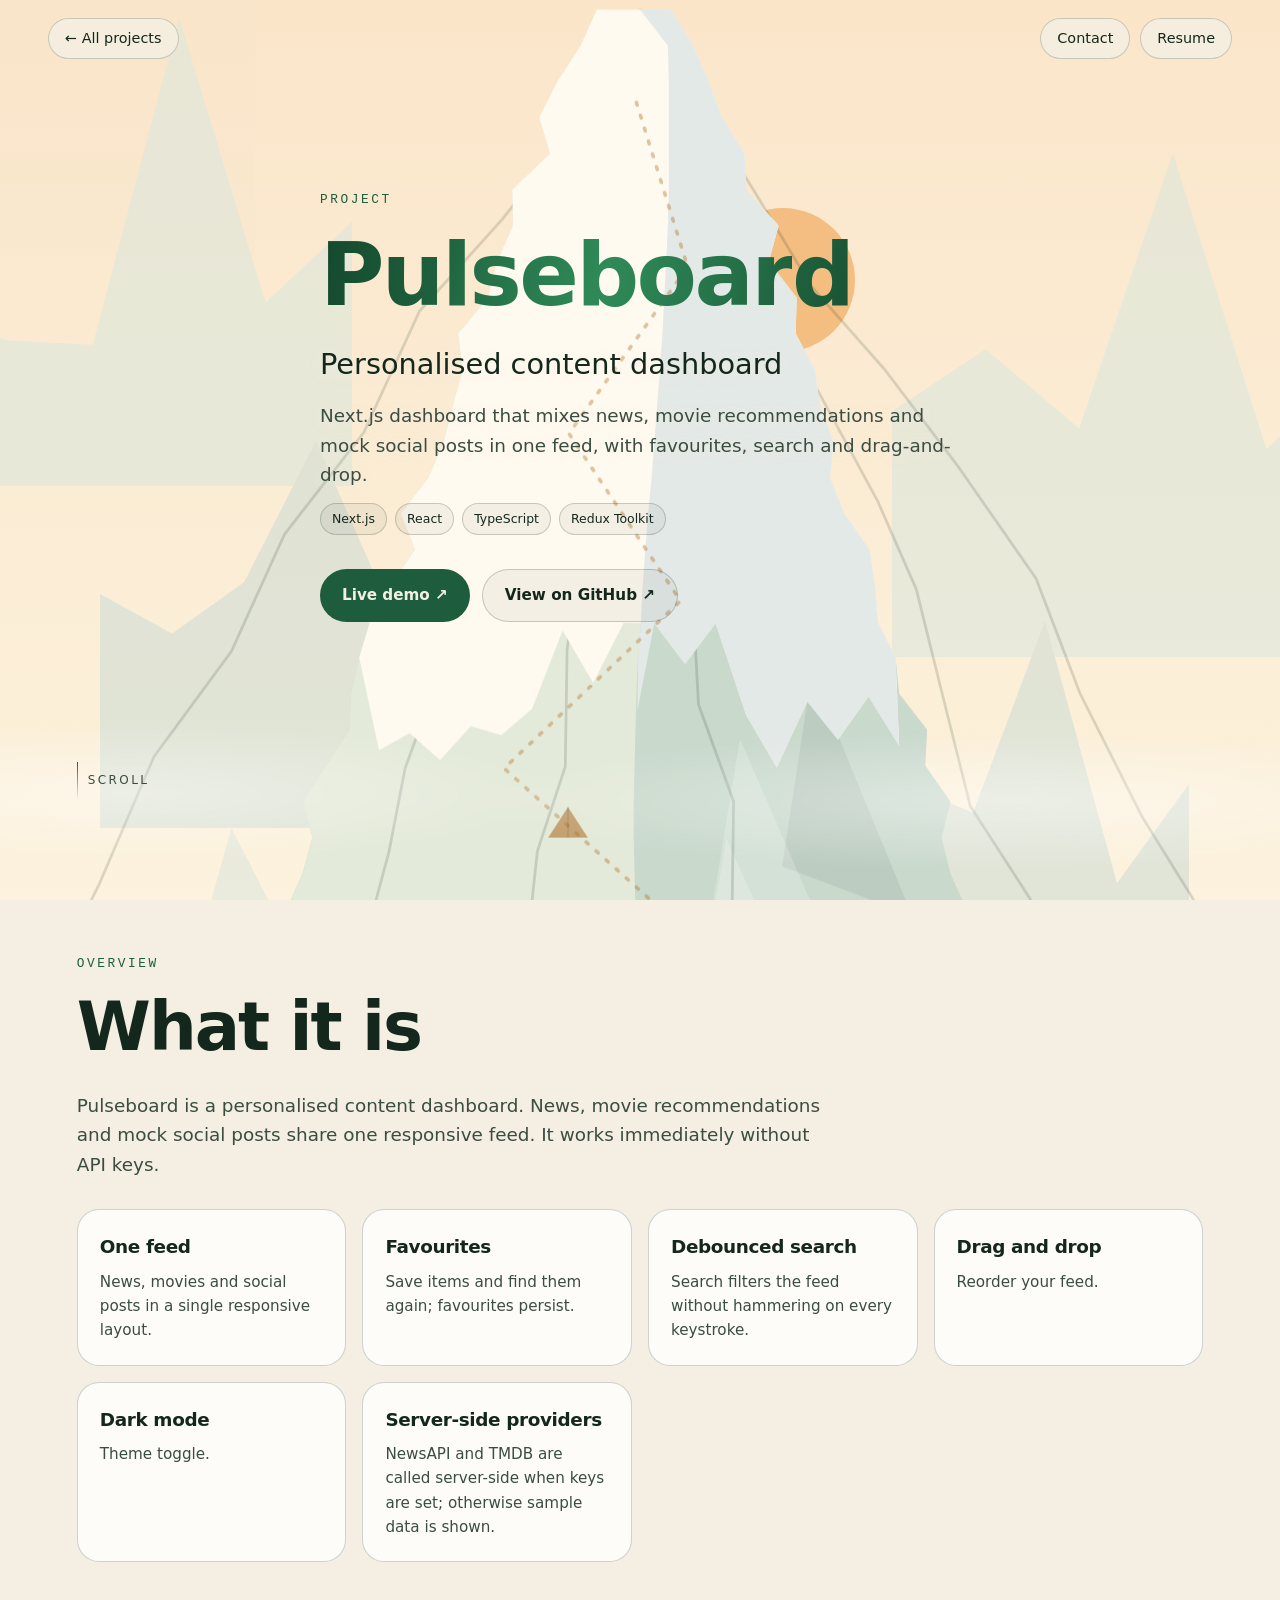
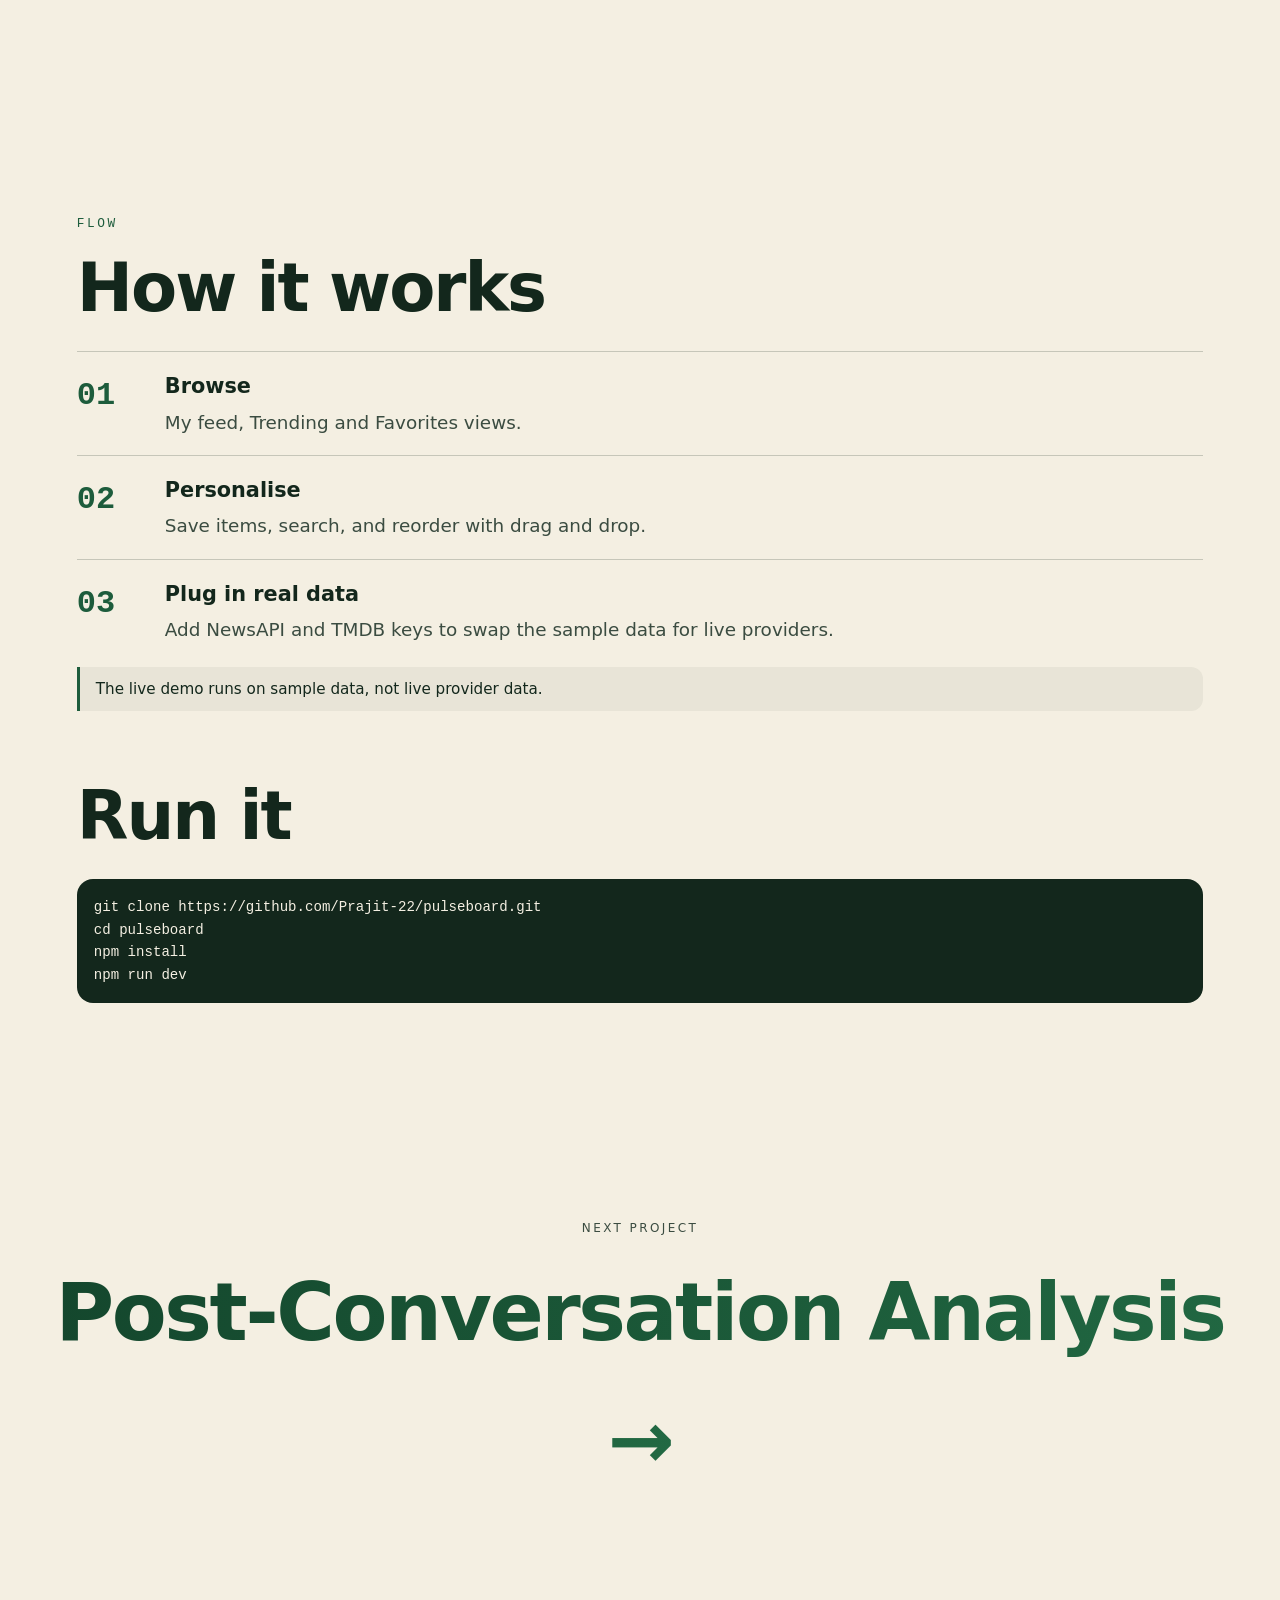
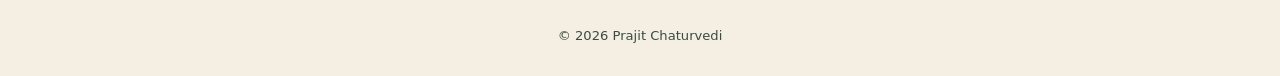
<file: projects/pulseboard.html>
<!doctype html>
<html lang="en"><head><meta charset="utf-8"><meta name="viewport" content="width=device-width,initial-scale=1,viewport-fit=cover">
<title>Pulseboard · Prajit Chaturvedi</title><meta name="description" content="Next.js dashboard that mixes news, movie recommendations and mock social posts in one feed, with favourites, search and drag-and-drop.">
<meta property="og:title" content="Pulseboard · Prajit Chaturvedi"><meta property="og:description" content="Next.js dashboard that mixes news, movie recommendations and mock social posts in one feed, with favourites, search and drag-and-drop."><meta name="theme-color" content="#f4efe2">
<link rel="icon" href="data:image/svg+xml,%3Csvg xmlns='http://www.w3.org/2000/svg' viewBox='0 0 100 100'%3E%3Crect width='100' height='100' rx='24' fill='%23f4efe2'/%3E%3Ctext x='50' y='68' font-size='56' font-family='sans-serif' font-weight='800' text-anchor='middle' fill='%231d5c3c'%3EP%3C/text%3E%3C/svg%3E">
<link rel="stylesheet" href="../css/style.css"></head>
<body data-theme="pulse"><div id="scene" aria-hidden="true"></div><div class="progress"></div>
<a class="back" href="../index.html#projects">← All projects</a>
<div class="dnav"><a href="../index.html#contact">Contact</a><a href="../assets/Prajit-Chaturvedi-Resume.pdf" download="Prajit Chaturvedi Resume.pdf">Resume</a></div>
<section class="dhero"><div class="wrap"><div class="eyebrow">Project</div>
<h1 class="gs" data-split>Pulseboard</h1>
<p class="role" style="margin-top:20px;font-size:clamp(1.1rem,2.6vw,1.8rem);color:var(--fg)">Personalised content dashboard</p>
<p class="sub" style="max-width:640px;margin-top:14px">Next.js dashboard that mixes news, movie recommendations and mock social posts in one feed, with favourites, search and drag-and-drop.</p>
<div class="chips"><span class="chip">Next.js</span><span class="chip">React</span><span class="chip">TypeScript</span><span class="chip">Redux Toolkit</span></div><div class="cta"><a class="btn primary" href="https://pulseboard-phi-blush.vercel.app/" target="_blank" rel="noopener">Live demo ↗</a><a class="btn" href="https://github.com/Prajit-22/pulseboard" target="_blank" rel="noopener">View on GitHub ↗</a></div></div>
<div class="scrollhint"><i></i>scroll</div></section>
<section><div class="wrap"><div class="eyebrow reveal">Overview</div><h2 class="reveal">What it is</h2><p class="reveal" style="max-width:760px">Pulseboard is a personalised content dashboard. News, movie recommendations and mock social posts share one responsive feed. It works immediately without API keys.</p>
<div class="facts"><div class="fact reveal" data-d="0.00"><h4>One feed</h4><p>News, movies and social posts in a single responsive layout.</p></div><div class="fact reveal" data-d="0.06"><h4>Favourites</h4><p>Save items and find them again; favourites persist.</p></div><div class="fact reveal" data-d="0.12"><h4>Debounced search</h4><p>Search filters the feed without hammering on every keystroke.</p></div><div class="fact reveal" data-d="0.18"><h4>Drag and drop</h4><p>Reorder your feed.</p></div><div class="fact reveal" data-d="0.24"><h4>Dark mode</h4><p>Theme toggle.</p></div><div class="fact reveal" data-d="0.30"><h4>Server-side providers</h4><p>NewsAPI and TMDB are called server-side when keys are set; otherwise sample data is shown.</p></div></div></div></section>
<section><div class="wrap"><div class="eyebrow reveal">Flow</div><h2 class="reveal">How it works</h2><div class="steps"><div class="step reveal"><div><h4>Browse</h4><p>My feed, Trending and Favorites views.</p></div></div><div class="step reveal"><div><h4>Personalise</h4><p>Save items, search, and reorder with drag and drop.</p></div></div><div class="step reveal"><div><h4>Plug in real data</h4><p>Add NewsAPI and TMDB keys to swap the sample data for live providers.</p></div></div></div>
<div class="note reveal">The live demo runs on sample data, not live provider data.</div><h2 class="reveal" style="margin-top:70px">Run it</h2><div class="demo reveal">git clone https://github.com/Prajit-22/pulseboard.git
cd pulseboard
npm install
npm run dev</div></div></section>
<a class="nextp" href="pca.html"><small>Next project</small><b class="grad">Post-Conversation Analysis →</b></a>
<footer>© <span id="yr"></span> Prajit Chaturvedi</footer>
<script src="../js/scene.js"></script><script src="../js/main.js"></script></body></html>
</file>
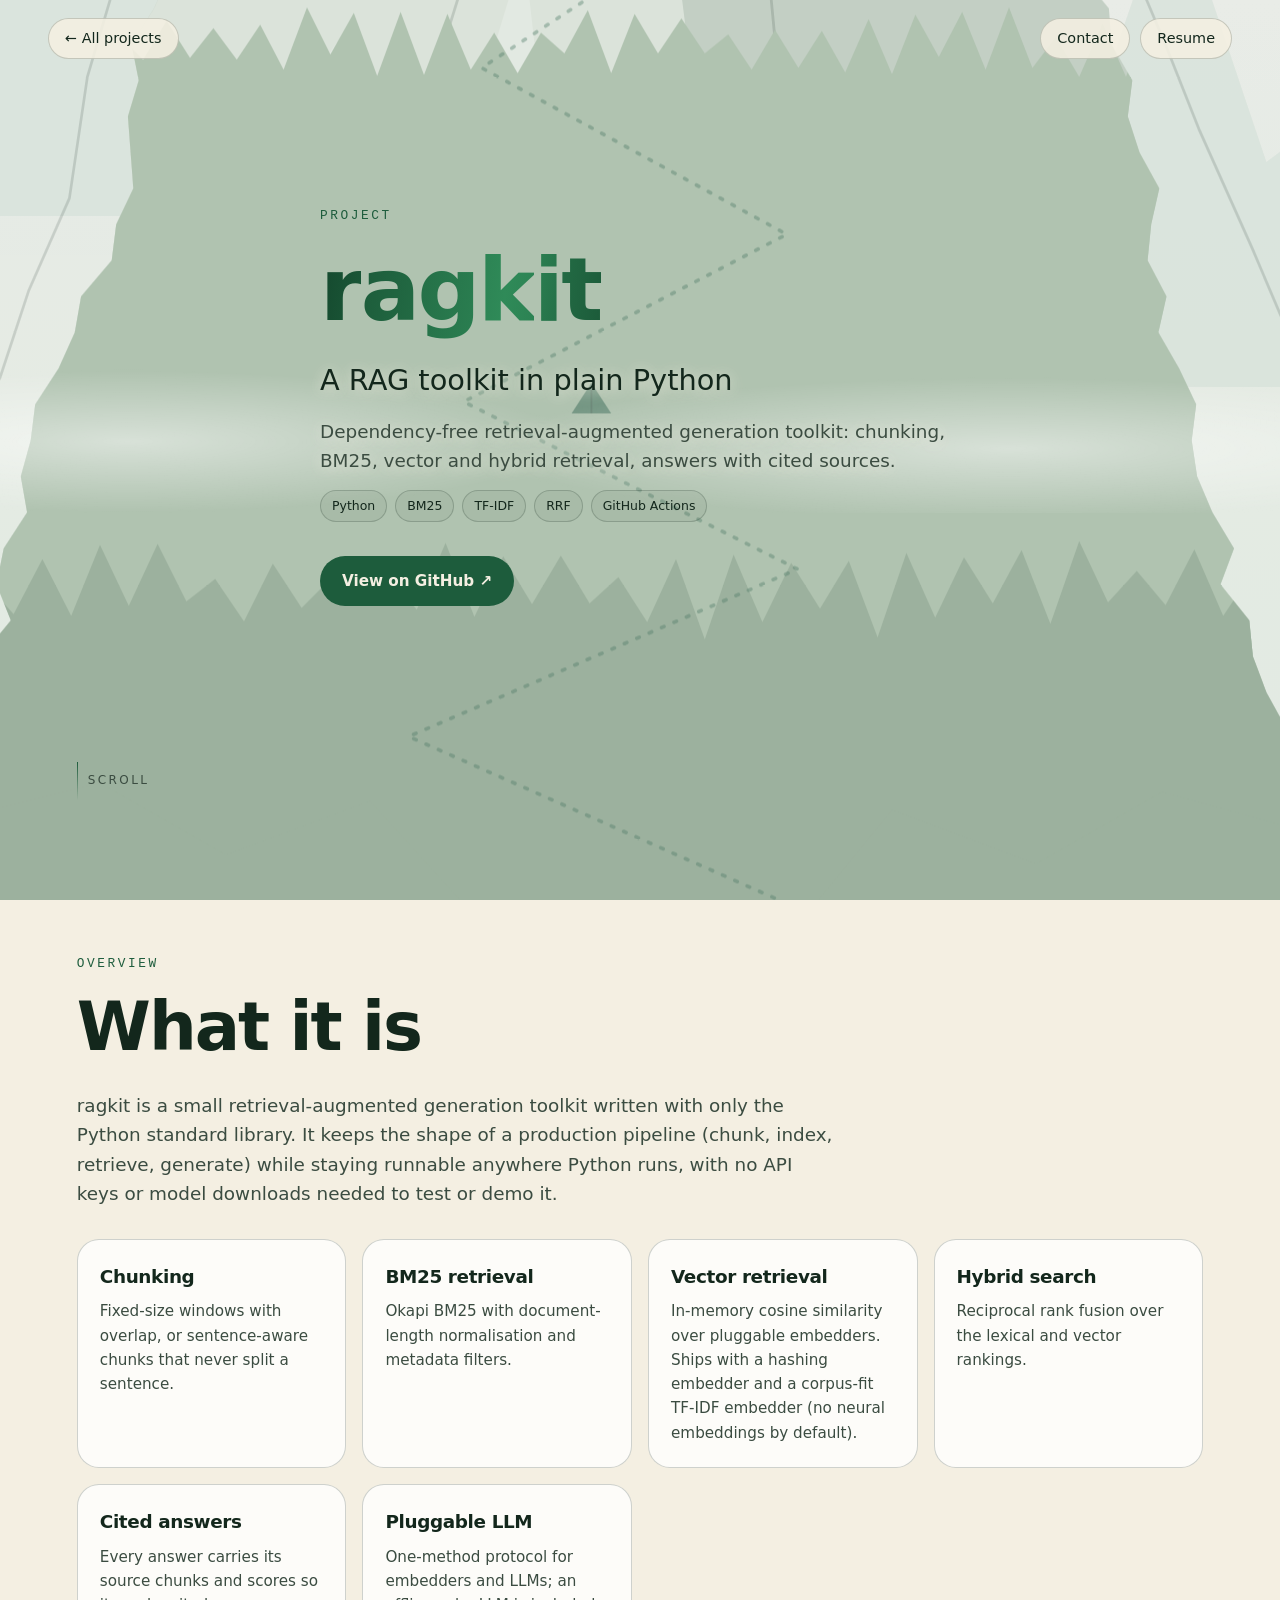
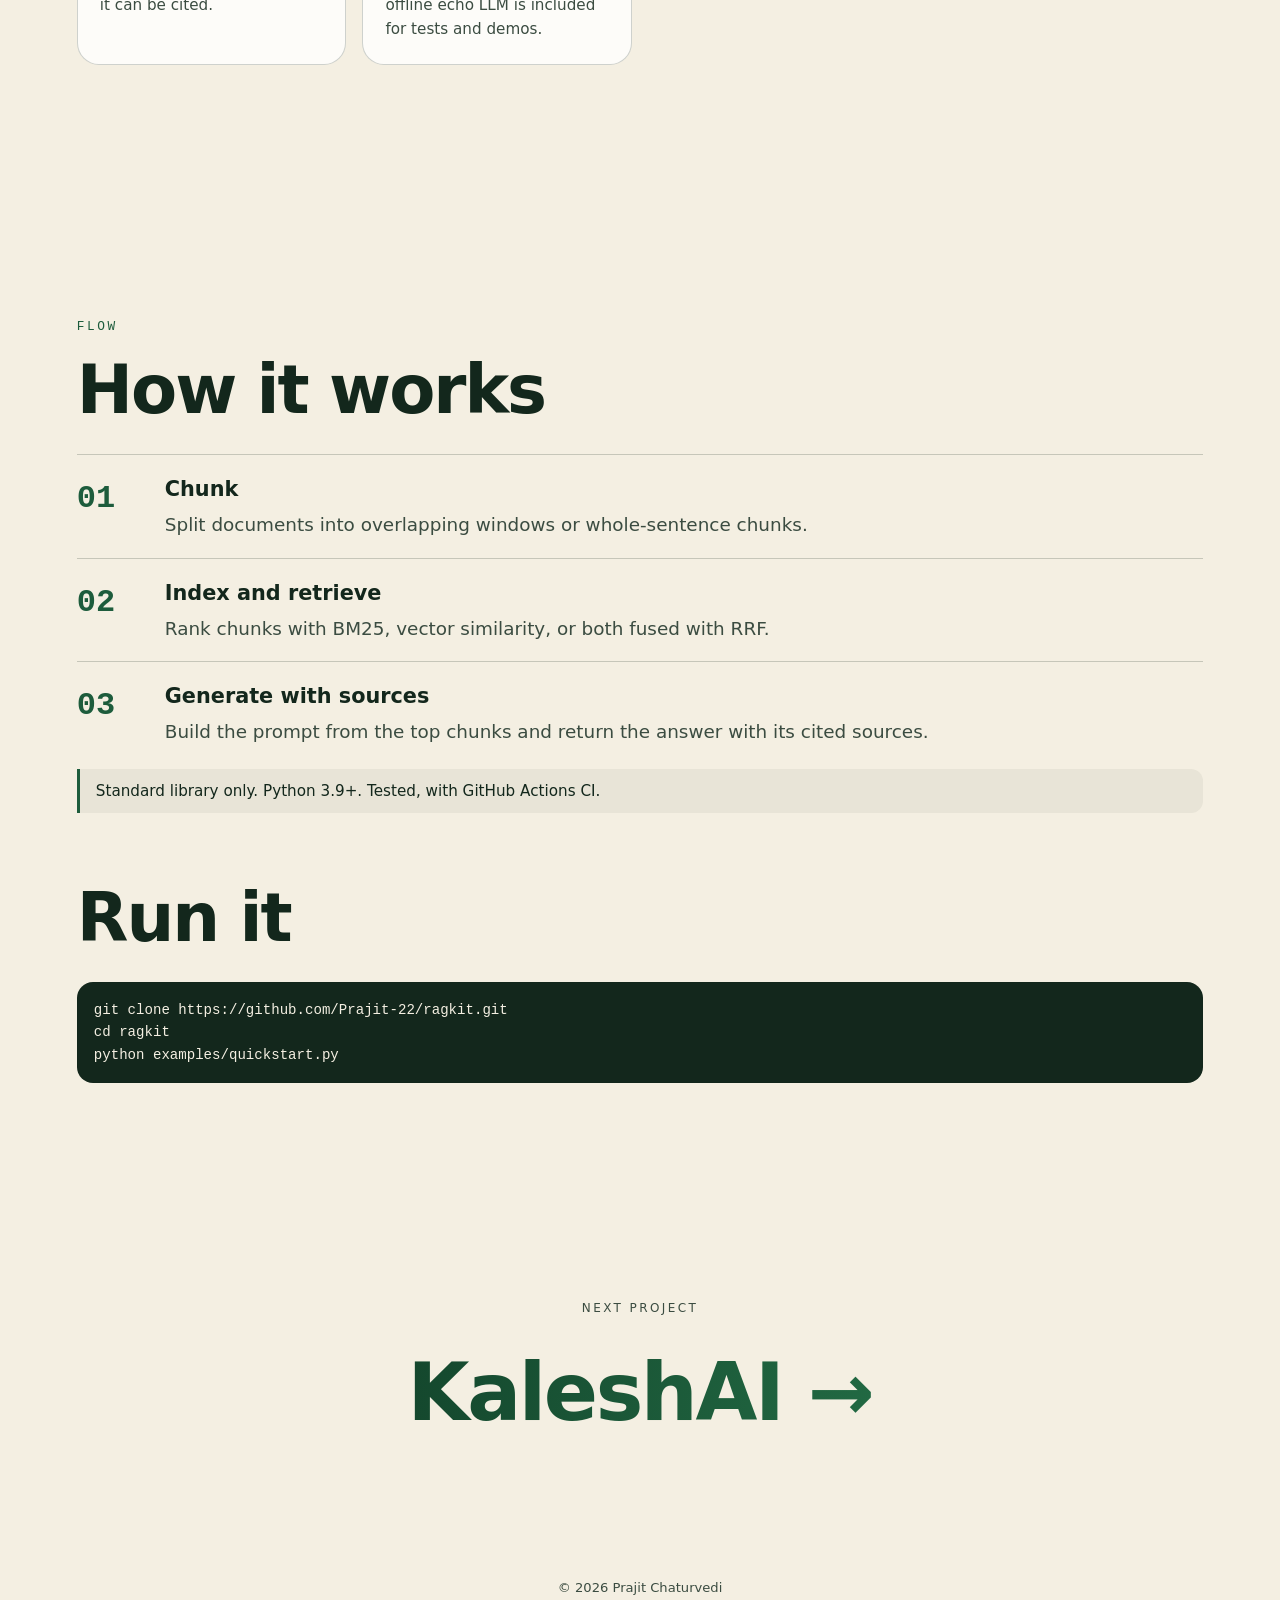
<file: projects/ragkit.html>
<!doctype html>
<html lang="en"><head><meta charset="utf-8"><meta name="viewport" content="width=device-width,initial-scale=1,viewport-fit=cover">
<title>ragkit · Prajit Chaturvedi</title><meta name="description" content="Dependency-free retrieval-augmented generation toolkit: chunking, BM25, vector and hybrid retrieval, answers with cited sources.">
<meta property="og:title" content="ragkit · Prajit Chaturvedi"><meta property="og:description" content="Dependency-free retrieval-augmented generation toolkit: chunking, BM25, vector and hybrid retrieval, answers with cited sources."><meta name="theme-color" content="#f4efe2">
<link rel="icon" href="data:image/svg+xml,%3Csvg xmlns='http://www.w3.org/2000/svg' viewBox='0 0 100 100'%3E%3Crect width='100' height='100' rx='24' fill='%23f4efe2'/%3E%3Ctext x='50' y='68' font-size='56' font-family='sans-serif' font-weight='800' text-anchor='middle' fill='%231d5c3c'%3EP%3C/text%3E%3C/svg%3E">
<link rel="stylesheet" href="../css/style.css"></head>
<body data-theme="ragkit"><div id="scene" aria-hidden="true"></div><div class="progress"></div>
<a class="back" href="../index.html#projects">← All projects</a>
<div class="dnav"><a href="../index.html#contact">Contact</a><a href="../assets/Prajit-Chaturvedi-Resume.pdf" download="Prajit Chaturvedi Resume.pdf">Resume</a></div>
<section class="dhero"><div class="wrap"><div class="eyebrow">Project</div>
<h1 class="gs" data-split>ragkit</h1>
<p class="role" style="margin-top:20px;font-size:clamp(1.1rem,2.6vw,1.8rem);color:var(--fg)">A RAG toolkit in plain Python</p>
<p class="sub" style="max-width:640px;margin-top:14px">Dependency-free retrieval-augmented generation toolkit: chunking, BM25, vector and hybrid retrieval, answers with cited sources.</p>
<div class="chips"><span class="chip">Python</span><span class="chip">BM25</span><span class="chip">TF-IDF</span><span class="chip">RRF</span><span class="chip">GitHub Actions</span></div><div class="cta"><a class="btn primary" href="https://github.com/Prajit-22/ragkit" target="_blank" rel="noopener">View on GitHub ↗</a></div></div>
<div class="scrollhint"><i></i>scroll</div></section>
<section><div class="wrap"><div class="eyebrow reveal">Overview</div><h2 class="reveal">What it is</h2><p class="reveal" style="max-width:760px">ragkit is a small retrieval-augmented generation toolkit written with only the Python standard library. It keeps the shape of a production pipeline (chunk, index, retrieve, generate) while staying runnable anywhere Python runs, with no API keys or model downloads needed to test or demo it.</p>
<div class="facts"><div class="fact reveal" data-d="0.00"><h4>Chunking</h4><p>Fixed-size windows with overlap, or sentence-aware chunks that never split a sentence.</p></div><div class="fact reveal" data-d="0.06"><h4>BM25 retrieval</h4><p>Okapi BM25 with document-length normalisation and metadata filters.</p></div><div class="fact reveal" data-d="0.12"><h4>Vector retrieval</h4><p>In-memory cosine similarity over pluggable embedders. Ships with a hashing embedder and a corpus-fit TF-IDF embedder (no neural embeddings by default).</p></div><div class="fact reveal" data-d="0.18"><h4>Hybrid search</h4><p>Reciprocal rank fusion over the lexical and vector rankings.</p></div><div class="fact reveal" data-d="0.24"><h4>Cited answers</h4><p>Every answer carries its source chunks and scores so it can be cited.</p></div><div class="fact reveal" data-d="0.30"><h4>Pluggable LLM</h4><p>One-method protocol for embedders and LLMs; an offline echo LLM is included for tests and demos.</p></div></div></div></section>
<section><div class="wrap"><div class="eyebrow reveal">Flow</div><h2 class="reveal">How it works</h2><div class="steps"><div class="step reveal"><div><h4>Chunk</h4><p>Split documents into overlapping windows or whole-sentence chunks.</p></div></div><div class="step reveal"><div><h4>Index and retrieve</h4><p>Rank chunks with BM25, vector similarity, or both fused with RRF.</p></div></div><div class="step reveal"><div><h4>Generate with sources</h4><p>Build the prompt from the top chunks and return the answer with its cited sources.</p></div></div></div>
<div class="note reveal">Standard library only. Python 3.9+. Tested, with GitHub Actions CI.</div><h2 class="reveal" style="margin-top:70px">Run it</h2><div class="demo reveal">git clone https://github.com/Prajit-22/ragkit.git
cd ragkit
python examples/quickstart.py</div></div></section>
<a class="nextp" href="kalesh.html"><small>Next project</small><b class="grad">KaleshAI →</b></a>
<footer>© <span id="yr"></span> Prajit Chaturvedi</footer>
<script src="../js/scene.js"></script><script src="../js/main.js"></script></body></html>
</file>
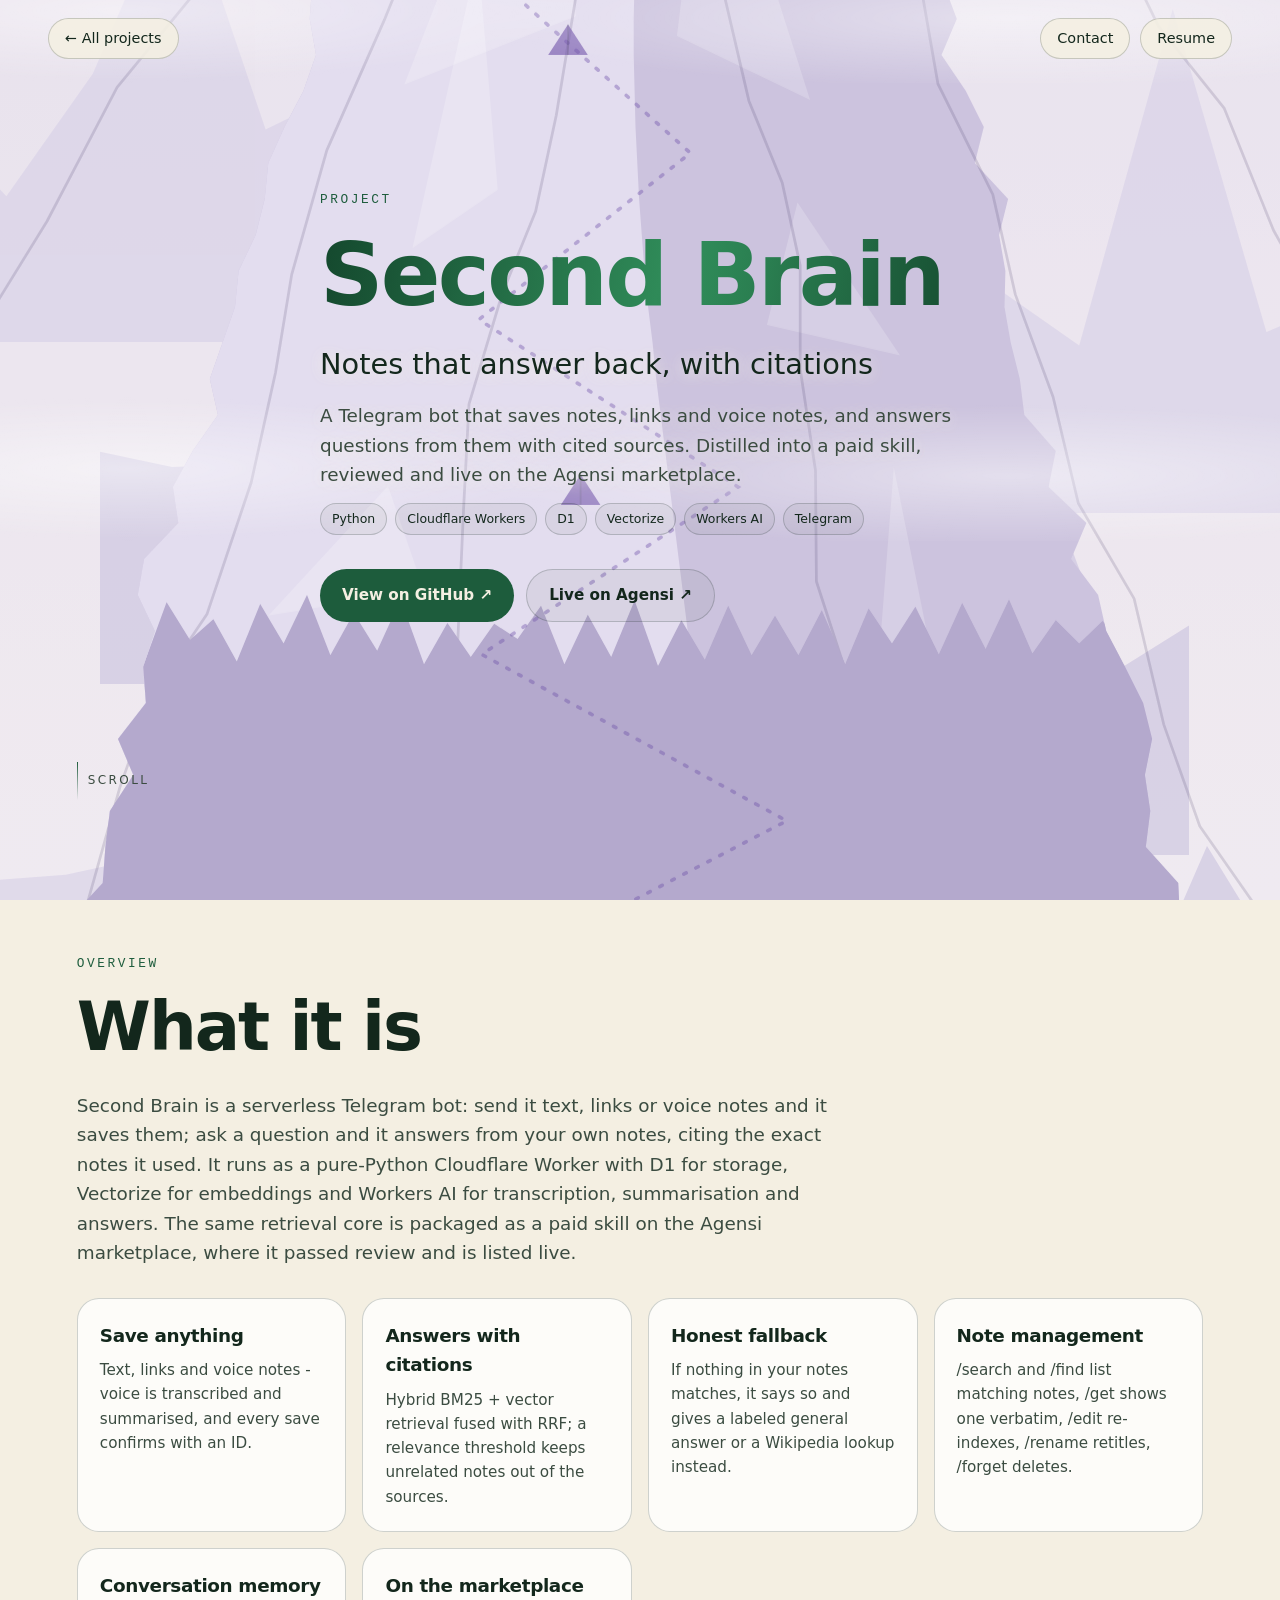
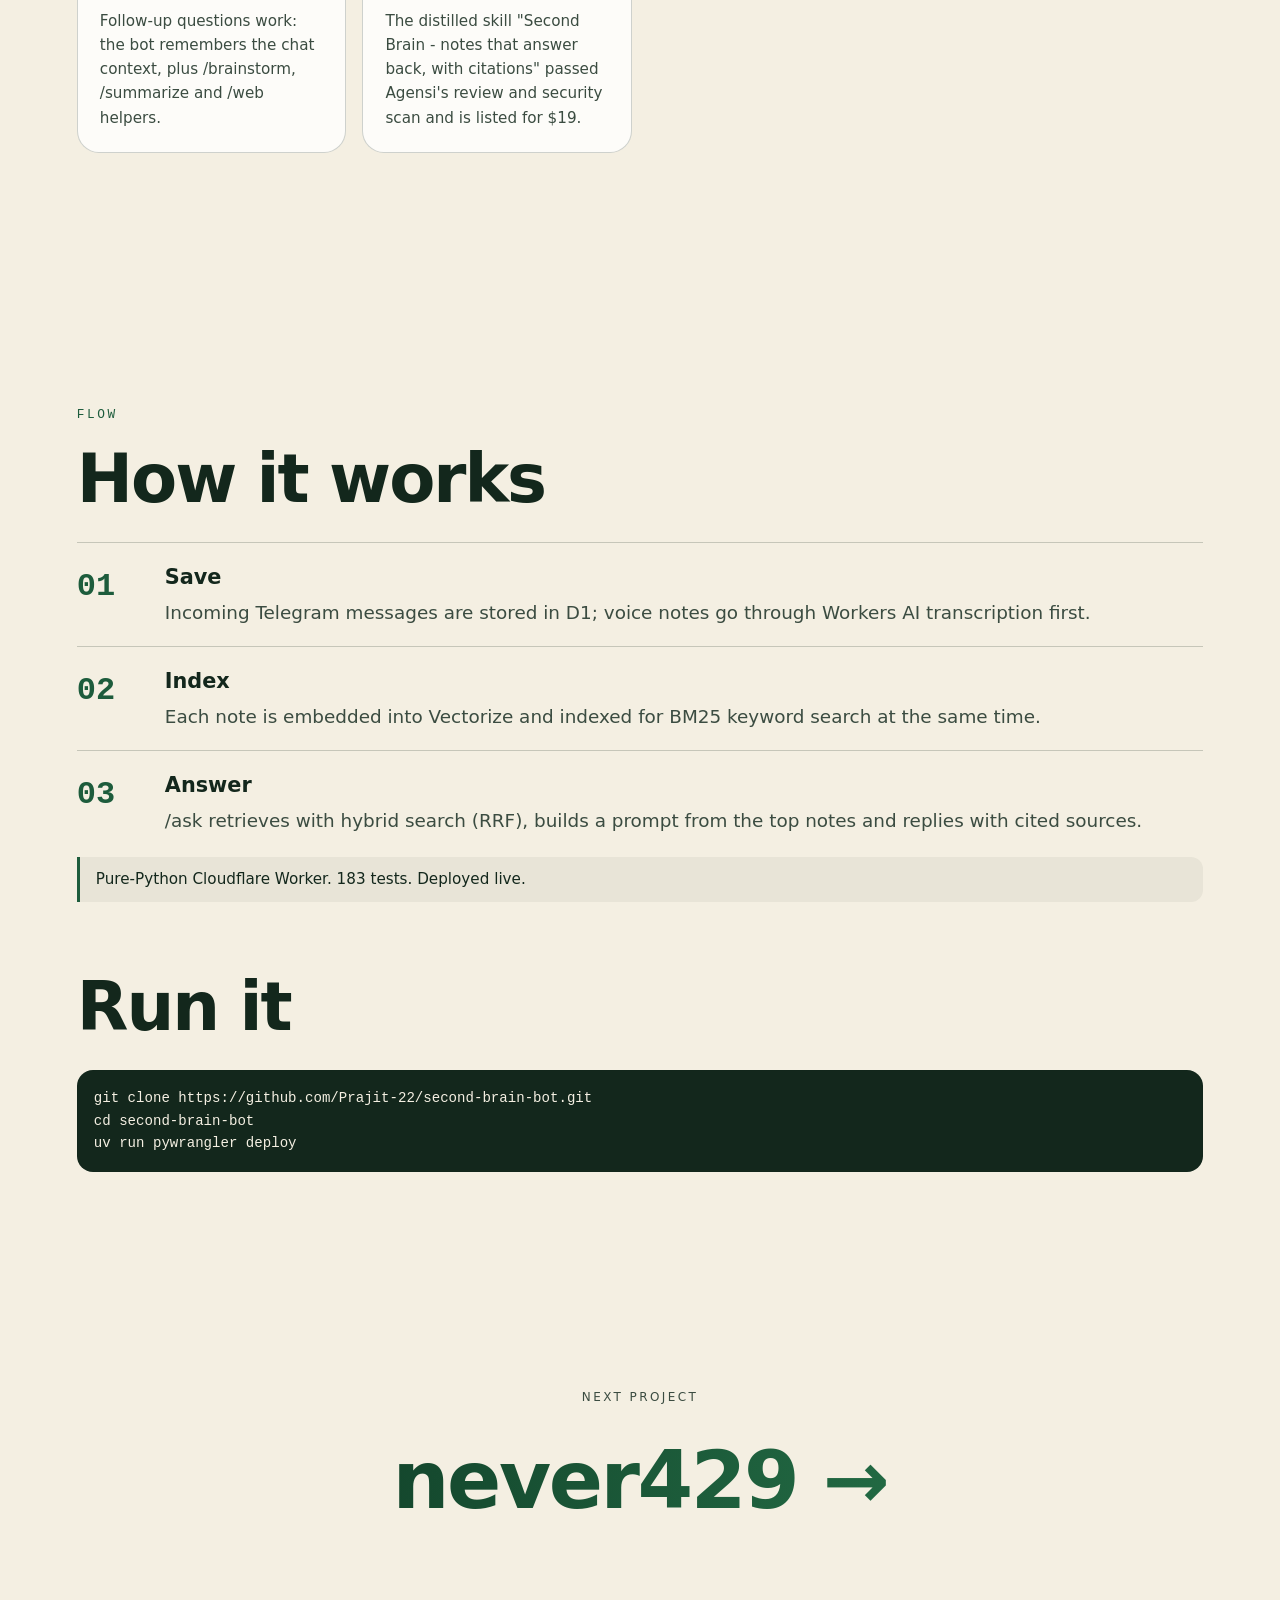
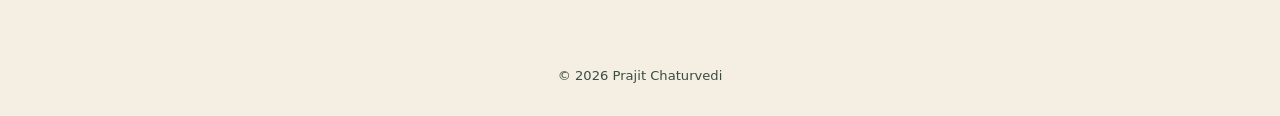
<file: projects/second-brain.html>
<!doctype html>
<html lang="en"><head><meta charset="utf-8"><meta name="viewport" content="width=device-width,initial-scale=1,viewport-fit=cover">
<title>Second Brain · Prajit Chaturvedi</title><meta name="description" content="Telegram bot that saves notes, links and voice notes, and answers questions from them with citations. Live as a paid skill on the Agensi marketplace.">
<meta property="og:title" content="Second Brain · Prajit Chaturvedi"><meta property="og:description" content="Telegram bot that saves notes, links and voice notes, and answers questions from them with citations. Live as a paid skill on the Agensi marketplace."><meta name="theme-color" content="#f4efe2">
<link rel="icon" href="data:image/svg+xml,%3Csvg xmlns='http://www.w3.org/2000/svg' viewBox='0 0 100 100'%3E%3Crect width='100' height='100' rx='24' fill='%23f4efe2'/%3E%3Ctext x='50' y='68' font-size='56' font-family='sans-serif' font-weight='800' text-anchor='middle' fill='%231d5c3c'%3EP%3C/text%3E%3C/svg%3E">
<link rel="stylesheet" href="../css/style.css"></head>
<body data-theme="brain"><div id="scene" aria-hidden="true"></div><div class="progress"></div>
<a class="back" href="../index.html#projects">← All projects</a>
<div class="dnav"><a href="../index.html#contact">Contact</a><a href="../assets/Prajit-Chaturvedi-Resume.pdf" download="Prajit Chaturvedi Resume.pdf">Resume</a></div>
<section class="dhero"><div class="wrap"><div class="eyebrow">Project</div>
<h1 class="gs" data-split>Second Brain</h1>
<p class="role" style="margin-top:20px;font-size:clamp(1.1rem,2.6vw,1.8rem);color:var(--fg)">Notes that answer back, with citations</p>
<p class="sub" style="max-width:640px;margin-top:14px">A Telegram bot that saves notes, links and voice notes, and answers questions from them with cited sources. Distilled into a paid skill, reviewed and live on the Agensi marketplace.</p>
<div class="chips"><span class="chip">Python</span><span class="chip">Cloudflare Workers</span><span class="chip">D1</span><span class="chip">Vectorize</span><span class="chip">Workers AI</span><span class="chip">Telegram</span></div><div class="cta"><a class="btn primary" href="https://github.com/Prajit-22/second-brain-bot" target="_blank" rel="noopener">View on GitHub ↗</a><a class="btn" href="https://www.agensi.io/skills/second-brain-notes-that-answer-back-with-citations" target="_blank" rel="noopener">Live on Agensi ↗</a></div></div>
<div class="scrollhint"><i></i>scroll</div></section>
<section><div class="wrap"><div class="eyebrow reveal">Overview</div><h2 class="reveal">What it is</h2><p class="reveal" style="max-width:760px">Second Brain is a serverless Telegram bot: send it text, links or voice notes and it saves them; ask a question and it answers from your own notes, citing the exact notes it used. It runs as a pure-Python Cloudflare Worker with D1 for storage, Vectorize for embeddings and Workers AI for transcription, summarisation and answers. The same retrieval core is packaged as a paid skill on the Agensi marketplace, where it passed review and is listed live.</p>
<div class="facts"><div class="fact reveal" data-d="0.00"><h4>Save anything</h4><p>Text, links and voice notes - voice is transcribed and summarised, and every save confirms with an ID.</p></div><div class="fact reveal" data-d="0.06"><h4>Answers with citations</h4><p>Hybrid BM25 + vector retrieval fused with RRF; a relevance threshold keeps unrelated notes out of the sources.</p></div><div class="fact reveal" data-d="0.12"><h4>Honest fallback</h4><p>If nothing in your notes matches, it says so and gives a labeled general answer or a Wikipedia lookup instead.</p></div><div class="fact reveal" data-d="0.18"><h4>Note management</h4><p>/search and /find list matching notes, /get shows one verbatim, /edit re-indexes, /rename retitles, /forget deletes.</p></div><div class="fact reveal" data-d="0.24"><h4>Conversation memory</h4><p>Follow-up questions work: the bot remembers the chat context, plus /brainstorm, /summarize and /web helpers.</p></div><div class="fact reveal" data-d="0.30"><h4>On the marketplace</h4><p>The distilled skill "Second Brain - notes that answer back, with citations" passed Agensi's review and security scan and is listed for $19.</p></div></div></div></section>
<section><div class="wrap"><div class="eyebrow reveal">Flow</div><h2 class="reveal">How it works</h2><div class="steps"><div class="step reveal"><div><h4>Save</h4><p>Incoming Telegram messages are stored in D1; voice notes go through Workers AI transcription first.</p></div></div><div class="step reveal"><div><h4>Index</h4><p>Each note is embedded into Vectorize and indexed for BM25 keyword search at the same time.</p></div></div><div class="step reveal"><div><h4>Answer</h4><p>/ask retrieves with hybrid search (RRF), builds a prompt from the top notes and replies with cited sources.</p></div></div></div>
<div class="note reveal">Pure-Python Cloudflare Worker. 183 tests. Deployed live.</div><h2 class="reveal" style="margin-top:70px">Run it</h2><div class="demo reveal">git clone https://github.com/Prajit-22/second-brain-bot.git
cd second-brain-bot
uv run pywrangler deploy</div></div></section>
<a class="nextp" href="never429.html"><small>Next project</small><b class="grad">never429 →</b></a>
<footer>© <span id="yr"></span> Prajit Chaturvedi</footer>
<script src="../js/scene.js"></script><script src="../js/main.js"></script></body></html>
</file>
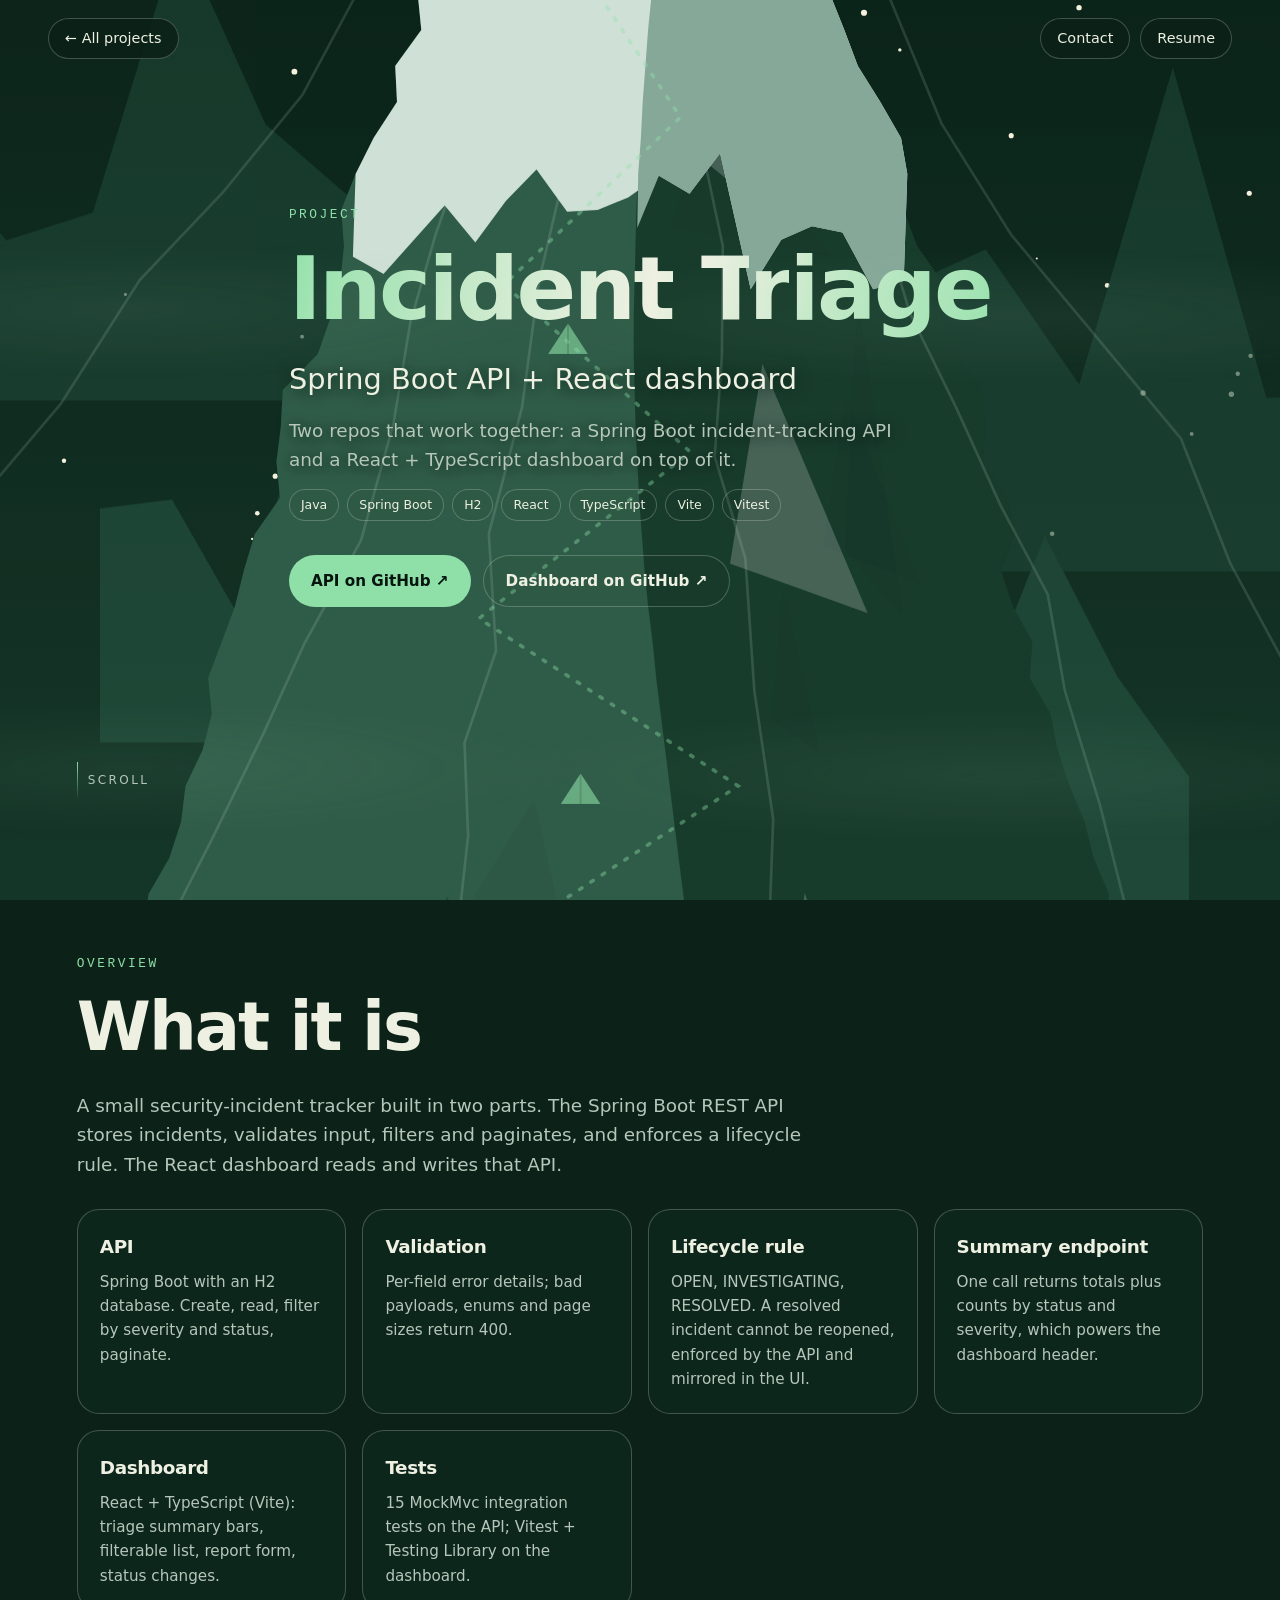
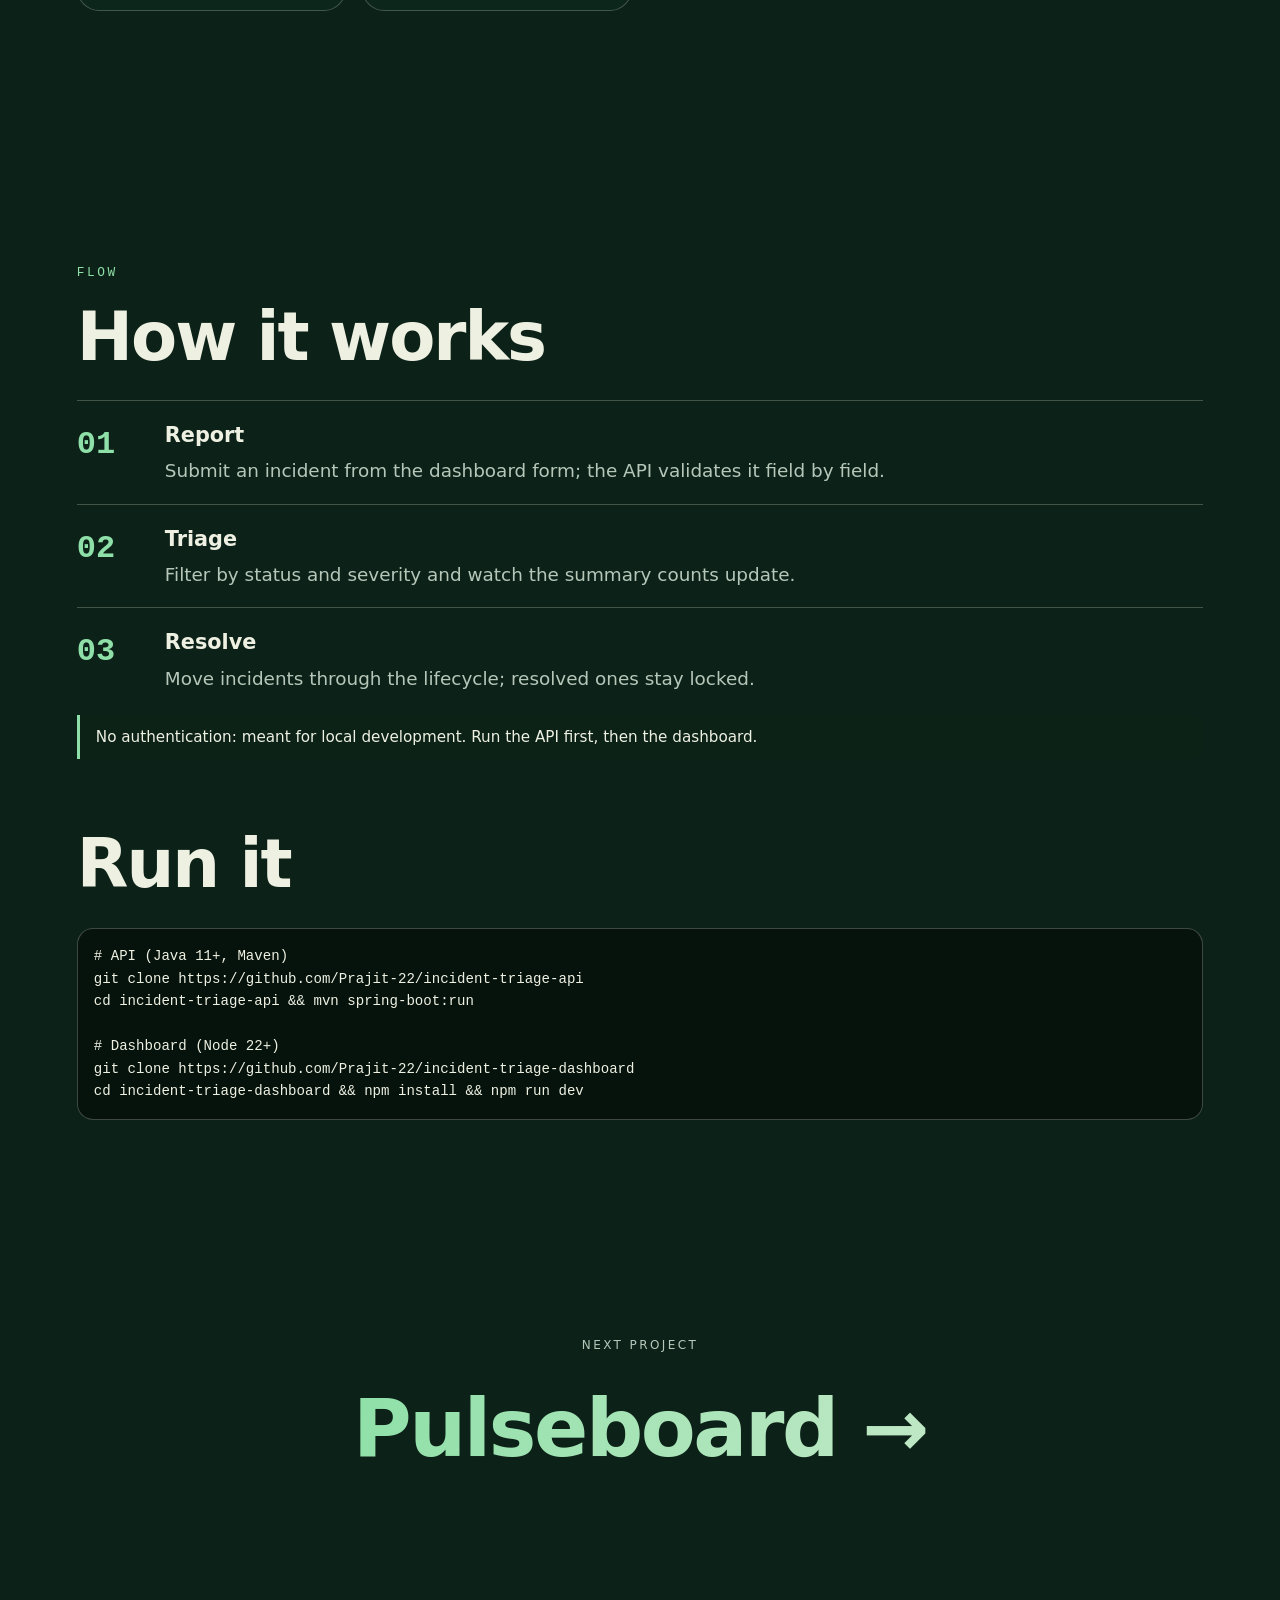
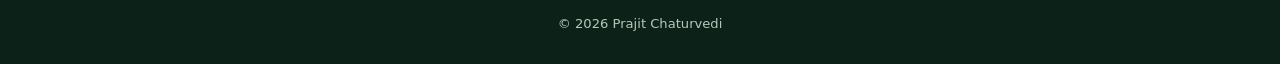
<file: projects/triage.html>
<!doctype html>
<html lang="en"><head><meta charset="utf-8"><meta name="viewport" content="width=device-width,initial-scale=1,viewport-fit=cover">
<title>Incident Triage · Prajit Chaturvedi</title><meta name="description" content="Two repos that work together: a Spring Boot incident-tracking API and a React + TypeScript dashboard on top of it.">
<meta property="og:title" content="Incident Triage · Prajit Chaturvedi"><meta property="og:description" content="Two repos that work together: a Spring Boot incident-tracking API and a React + TypeScript dashboard on top of it."><meta name="theme-color" content="#f4efe2">
<link rel="icon" href="data:image/svg+xml,%3Csvg xmlns='http://www.w3.org/2000/svg' viewBox='0 0 100 100'%3E%3Crect width='100' height='100' rx='24' fill='%23f4efe2'/%3E%3Ctext x='50' y='68' font-size='56' font-family='sans-serif' font-weight='800' text-anchor='middle' fill='%231d5c3c'%3EP%3C/text%3E%3C/svg%3E">
<link rel="stylesheet" href="../css/style.css"></head>
<body data-theme="triage"><div id="scene" aria-hidden="true"></div><div class="progress"></div>
<a class="back" href="../index.html#projects">← All projects</a>
<div class="dnav"><a href="../index.html#contact">Contact</a><a href="../assets/Prajit-Chaturvedi-Resume.pdf" download="Prajit Chaturvedi Resume.pdf">Resume</a></div>
<section class="dhero"><div class="wrap"><div class="eyebrow">Project</div>
<h1 class="gs" data-split>Incident Triage</h1>
<p class="role" style="margin-top:20px;font-size:clamp(1.1rem,2.6vw,1.8rem);color:var(--fg)">Spring Boot API + React dashboard</p>
<p class="sub" style="max-width:640px;margin-top:14px">Two repos that work together: a Spring Boot incident-tracking API and a React + TypeScript dashboard on top of it.</p>
<div class="chips"><span class="chip">Java</span><span class="chip">Spring Boot</span><span class="chip">H2</span><span class="chip">React</span><span class="chip">TypeScript</span><span class="chip">Vite</span><span class="chip">Vitest</span></div><div class="cta"><a class="btn primary" href="https://github.com/Prajit-22/incident-triage-api" target="_blank" rel="noopener">API on GitHub ↗</a><a class="btn" href="https://github.com/Prajit-22/incident-triage-dashboard" target="_blank" rel="noopener">Dashboard on GitHub ↗</a></div></div>
<div class="scrollhint"><i></i>scroll</div></section>
<section><div class="wrap"><div class="eyebrow reveal">Overview</div><h2 class="reveal">What it is</h2><p class="reveal" style="max-width:760px">A small security-incident tracker built in two parts. The Spring Boot REST API stores incidents, validates input, filters and paginates, and enforces a lifecycle rule. The React dashboard reads and writes that API.</p>
<div class="facts"><div class="fact reveal" data-d="0.00"><h4>API</h4><p>Spring Boot with an H2 database. Create, read, filter by severity and status, paginate.</p></div><div class="fact reveal" data-d="0.06"><h4>Validation</h4><p>Per-field error details; bad payloads, enums and page sizes return 400.</p></div><div class="fact reveal" data-d="0.12"><h4>Lifecycle rule</h4><p>OPEN, INVESTIGATING, RESOLVED. A resolved incident cannot be reopened, enforced by the API and mirrored in the UI.</p></div><div class="fact reveal" data-d="0.18"><h4>Summary endpoint</h4><p>One call returns totals plus counts by status and severity, which powers the dashboard header.</p></div><div class="fact reveal" data-d="0.24"><h4>Dashboard</h4><p>React + TypeScript (Vite): triage summary bars, filterable list, report form, status changes.</p></div><div class="fact reveal" data-d="0.30"><h4>Tests</h4><p>15 MockMvc integration tests on the API; Vitest + Testing Library on the dashboard.</p></div></div></div></section>
<section><div class="wrap"><div class="eyebrow reveal">Flow</div><h2 class="reveal">How it works</h2><div class="steps"><div class="step reveal"><div><h4>Report</h4><p>Submit an incident from the dashboard form; the API validates it field by field.</p></div></div><div class="step reveal"><div><h4>Triage</h4><p>Filter by status and severity and watch the summary counts update.</p></div></div><div class="step reveal"><div><h4>Resolve</h4><p>Move incidents through the lifecycle; resolved ones stay locked.</p></div></div></div>
<div class="note reveal">No authentication: meant for local development. Run the API first, then the dashboard.</div><h2 class="reveal" style="margin-top:70px">Run it</h2><div class="demo reveal"># API (Java 11+, Maven)
git clone https://github.com/Prajit-22/incident-triage-api
cd incident-triage-api &amp;&amp; mvn spring-boot:run

# Dashboard (Node 22+)
git clone https://github.com/Prajit-22/incident-triage-dashboard
cd incident-triage-dashboard &amp;&amp; npm install &amp;&amp; npm run dev</div></div></section>
<a class="nextp" href="pulseboard.html"><small>Next project</small><b class="grad">Pulseboard →</b></a>
<footer>© <span id="yr"></span> Prajit Chaturvedi</footer>
<script src="../js/scene.js"></script><script src="../js/main.js"></script></body></html>
</file>
<file: css/style.css>
:root{--g1:#14472d;--g2:#2f8a58;--onacc:#f4efe2;--navbg:rgba(244,239,226,.88);--bg:#f4efe2;--fg:#13271c;--mut:#3b4c41;--a:#1d5c3c;--b:#1d5c3c;--c:#3f8f5f;--line:rgba(19,39,28,.2);--card:rgba(255,255,255,.8);--accent:var(--a);--accent2:var(--b)}
*{box-sizing:border-box;margin:0;padding:0}
html{scroll-behavior:smooth;-webkit-text-size-adjust:100%}
body{background:var(--bg);color:var(--fg);font-family:Inter,ui-sans-serif,system-ui,-apple-system,"Segoe UI",Roboto,sans-serif;line-height:1.6;overflow-x:hidden}
a{color:inherit;text-decoration:none}
.progress{position:fixed;top:0;left:0;height:3px;width:100%;transform-origin:0 50%;transform:scaleX(0);background:linear-gradient(90deg,var(--accent),var(--accent2));z-index:50}
nav{position:fixed;top:0;left:0;right:0;display:flex;justify-content:space-between;align-items:center;padding:18px clamp(18px,4vw,48px);z-index:40;background:linear-gradient(180deg,var(--navbg),transparent)}
nav .logo{font-weight:800;letter-spacing:-.02em}
nav .links{display:flex;gap:clamp(12px,2.2vw,28px);font-size:.9rem;color:var(--mut)}
nav .links a:hover{color:var(--fg)}
section{position:relative;padding:clamp(80px,14vh,160px) clamp(20px,6vw,96px)}
.wrap{max-width:1180px;margin:0 auto}
.eyebrow{font-family:ui-monospace,Menlo,Consolas,monospace;font-size:.8rem;letter-spacing:.2em;text-transform:uppercase;color:var(--accent);margin-bottom:18px}
h1,h2,h3{letter-spacing:-.03em;line-height:1.05}
h2{font-size:clamp(2rem,5.5vw,4.2rem);margin-bottom:28px}
p{color:var(--mut);font-size:clamp(1rem,1.5vw,1.15rem)}
.grad{background:linear-gradient(100deg,var(--g1),var(--g2));-webkit-background-clip:text;background-clip:text;color:transparent;background-size:200% 100%}
.reveal{opacity:0;transform:translateY(40px);transition:opacity .9s cubic-bezier(.2,.7,.2,1),transform .9s cubic-bezier(.2,.7,.2,1)}
.reveal.in{opacity:1;transform:none}
.hero{min-height:100svh;display:flex;flex-direction:column;justify-content:center}
.hero h1{font-size:clamp(3rem,11.5vw,10rem);font-weight:900}
.hero h1 .ln{display:block;overflow:hidden;padding-bottom:.06em}
.hero h1 .ch{display:inline-block;transform:translateY(110%) rotate(8deg);animation:up 1s cubic-bezier(.2,.8,.2,1) forwards}
@keyframes up{to{transform:none}}
.hero .role{font-size:clamp(1.1rem,2.4vw,1.7rem);margin-top:22px;color:var(--fg)}
.hero .sub{max-width:620px;margin-top:14px}
.cta{display:flex;flex-wrap:wrap;gap:12px;margin-top:34px}
.btn{display:inline-flex;align-items:center;gap:8px;padding:13px 22px;border-radius:999px;border:1px solid var(--line);background:rgba(19,39,28,.05);font-weight:600;font-size:.95rem;transition:transform .25s,background .25s,border-color .25s;cursor:pointer;color:var(--fg);font-family:inherit}
.btn:hover{transform:translateY(-3px);border-color:var(--accent2);background:rgba(19,39,28,.09)}
.btn.primary{background:var(--accent);color:var(--onacc);border:0}
.scrollhint{position:absolute;bottom:28px;left:clamp(20px,6vw,96px);font-size:.75rem;letter-spacing:.2em;color:var(--mut);text-transform:uppercase;display:flex;gap:10px;align-items:center}
.scrollhint i{width:1px;height:38px;background:linear-gradient(var(--accent2),transparent);animation:drip 2s infinite}
@keyframes drip{0%{transform:scaleY(0);transform-origin:top}50%{transform:scaleY(1);transform-origin:top}51%{transform-origin:bottom}100%{transform:scaleY(0);transform-origin:bottom}}
.about-grid{display:grid;grid-template-columns:1.3fr 1fr;gap:clamp(24px,5vw,72px);align-items:start}
.about-grid p+p{margin-top:16px}
.stats{display:grid;grid-template-columns:1fr 1fr;gap:14px}
.stat{border:1px solid var(--line);background:var(--card);border-radius:20px;padding:22px;}
.stat b{display:block;font-size:2rem;letter-spacing:-.03em}
.stat span{font-size:.85rem;color:var(--mut)}
.pgrid{display:grid;grid-template-columns:repeat(2,1fr);gap:22px;margin-top:30px}
.pcard{min-height:320px;border-radius:28px;border:1px solid var(--line);background:var(--card);padding:28px;display:flex;flex-direction:column;justify-content:space-between;position:relative;overflow:hidden;transition:border-color .3s,transform .3s}
.pcard:hover{border-color:var(--pc,var(--accent));transform:translateY(-4px)}
.pcard::before{content:"";position:absolute;inset:-40%;background:radial-gradient(circle at 30% 20%,var(--pc,var(--accent)),transparent 45%);opacity:.16;transition:opacity .4s}
.pcard:hover::before{opacity:.3}
.pcard>*{position:relative}.pcard{text-decoration:none}
.pcard .num{font-family:ui-monospace,monospace;color:var(--accent);font-size:.85rem}
.pcard h3{font-size:clamp(1.6rem,3vw,2.3rem);margin:8px 0 10px}
.pcard p{font-size:1rem}
.chips{display:flex;flex-wrap:wrap;gap:8px;margin-top:14px}
.chip{font-size:.78rem;padding:5px 11px;border-radius:999px;border:1px solid var(--line);color:var(--fg);background:rgba(19,39,28,.05)}
.pcard .open{font-weight:700;display:flex;align-items:center;gap:8px;margin-top:16px}
.more{margin-top:26px;font-size:.95rem;color:var(--mut)}
.more a{color:var(--accent);border-bottom:1px solid currentColor}
/* skills */
.skills{overflow:hidden;padding-left:0;padding-right:0}
.skills .wrap{padding:0 clamp(20px,6vw,96px)}
.mq{display:flex;gap:14px;width:max-content;margin:12px 0;will-change:transform}
.mq span{font-size:clamp(1.4rem,4.5vw,3.4rem);font-weight:800;letter-spacing:-.03em;padding:6px 26px;border:1px solid var(--line);border-radius:999px;white-space:nowrap;background:var(--card)}
.mq.alt span{color:var(--mut);opacity:.75}
.skillgrid{display:grid;grid-template-columns:repeat(auto-fit,minmax(240px,1fr));gap:16px;margin-top:40px}
.sk{border:1px solid var(--line);border-radius:20px;padding:20px;background:var(--card);}
.sk h4{font-size:.8rem;letter-spacing:.15em;text-transform:uppercase;color:var(--accent);margin-bottom:10px;font-family:ui-monospace,monospace}
.sk p{font-size:.95rem;color:var(--fg)}
/* timeline */
.tl{position:relative;padding-left:34px;margin-top:20px}
.tl .rail{position:absolute;left:6px;top:6px;bottom:6px;width:2px;background:var(--line)}
.tl .fill{position:absolute;left:6px;top:6px;width:2px;height:calc(100% - 12px);transform-origin:0 0;transform:scaleY(0);background:linear-gradient(var(--accent),var(--accent2))}
.job{position:relative;margin-bottom:46px}
.job::before{content:"";position:absolute;left:-34px;top:8px;width:14px;height:14px;border-radius:50%;background:var(--bg);border:2px solid var(--accent2);}
.job .when{font-family:ui-monospace,monospace;font-size:.82rem;color:var(--accent2)}
.job h3{font-size:clamp(1.4rem,3vw,2.1rem);margin:4px 0}
.job ul{margin-top:12px;padding-left:18px;color:var(--mut)}
.job li{margin-bottom:8px;font-size:1.02rem}
.certs{display:grid;grid-template-columns:repeat(auto-fit,minmax(260px,1fr));gap:14px;margin-top:30px}
.cert{border:1px solid var(--line);border-radius:18px;padding:16px 18px;background:var(--card)}
.cert b{display:block;font-size:.98rem}.cert span{font-size:.82rem;color:var(--mut)}
/* contact */
.contact{text-align:center;min-height:90vh;display:flex;flex-direction:column;justify-content:center;align-items:center}
.contact .mail{font-size:clamp(1.3rem,5vw,3.6rem);font-weight:800;letter-spacing:-.03em;word-break:break-all;display:inline-block;transition:transform .2s}
.contact .row{display:flex;flex-wrap:wrap;gap:12px;justify-content:center;margin-top:30px}
footer{padding:30px;text-align:center;color:var(--mut);font-size:.82rem}
/* detail pages */
.dhero{min-height:92svh;display:flex;flex-direction:column;justify-content:center;padding-top:110px}
.dhero h1{font-size:clamp(2.6rem,9vw,7.5rem);font-weight:900}
.back{position:fixed;top:18px;left:clamp(18px,4vw,48px);z-index:45;font-size:.9rem;padding:8px 16px;border-radius:999px;border:1px solid var(--line);background:var(--navbg);}
.dnav{position:fixed;top:18px;right:clamp(18px,4vw,48px);z-index:45;display:flex;gap:10px}
.dnav a{font-size:.9rem;padding:8px 16px;border-radius:999px;border:1px solid var(--line);background:var(--navbg);}
.facts{display:grid;grid-template-columns:repeat(auto-fit,minmax(230px,1fr));gap:16px;margin-top:30px}
.fact{border:1px solid var(--line);border-radius:22px;padding:22px;background:var(--card);}
.fact h4{font-size:1.15rem;margin-bottom:8px;letter-spacing:-.02em}
.fact p{font-size:.95rem}
.steps{counter-reset:s;display:grid;gap:18px;margin-top:20px}
.step{display:grid;grid-template-columns:70px 1fr;gap:18px;align-items:start;border-top:1px solid var(--line);padding-top:18px}
.step::before{counter-increment:s;content:"0" counter(s);font-family:ui-monospace,monospace;font-size:2rem;color:var(--accent2);font-weight:700}
.step h4{font-size:1.3rem;margin-bottom:4px}
.note{border-left:3px solid var(--accent2);padding:10px 16px;background:rgba(19,39,28,.05);border-radius:0 12px 12px 0;margin-top:22px;font-size:.95rem;color:var(--fg)}
.nextp{display:block;text-align:center;padding:90px 20px}
.nextp small{display:block;color:var(--mut);letter-spacing:.2em;text-transform:uppercase;font-size:.75rem;margin-bottom:10px}
.nextp b{font-size:clamp(2rem,7vw,5rem);letter-spacing:-.03em}
.demo{margin-top:24px;font-family:ui-monospace,Menlo,monospace;font-size:.88rem;border:1px solid var(--line);border-radius:16px;padding:16px;background:#13271c;color:#f4efe2;overflow:auto;white-space:pre}
@media(max-width:820px){
 nav .links{display:none}
 .about-grid{grid-template-columns:1fr}
 .pgrid{grid-template-columns:1fr}
 .step{grid-template-columns:48px 1fr}
 .dnav{top:14px;right:14px;gap:6px}
 .dnav a{font-size:.78rem;padding:6px 12px}
}
@media(prefers-reduced-motion:reduce){.reveal{opacity:1;transform:none;transition:none}.hero h1 .ch{animation:none;transform:none}.conic{display:none}}

.gs .ch{background:linear-gradient(100deg,var(--g1),var(--g2),var(--g1));background-size:1000% 100%;-webkit-background-clip:text;background-clip:text;color:transparent}
.dhero h1{overflow-wrap:anywhere;font-size:clamp(2.4rem,8vw,6.5rem)}
.hero h1 .ln{white-space:nowrap}
@media(max-width:820px){.dhero h1 .ln{white-space:normal}.hero h1{font-size:clamp(2.6rem,15vw,5rem)}}
.stat b{font-size:clamp(1.4rem,5vw,2rem)}
.dhero p{text-shadow:0 2px 14px var(--navbg)}
.dhero h1{overflow-wrap:break-word;font-size:clamp(2.2rem,7vw,5.5rem)}.dhero h1 .ln{white-space:normal}

.btn:hover{border-color:var(--accent)}.back,.dnav a{background:var(--navbg)}nav .links a:hover{color:var(--accent)}


body{background:var(--bg)}
#scene{position:fixed;inset:0;z-index:-1;overflow:hidden;pointer-events:none;contain:strict}
#scene .sky,#scene .far,#scene .world,#scene .fg,#scene .stars{position:absolute;left:0;width:100%}
#scene .sky{top:0;height:100%}
#scene .stars{top:0;height:60%}
#scene .stars .tw{animation:tw 4s ease-in-out infinite alternate}
@keyframes tw{from{opacity:.25}to{opacity:1}}
#scene .orb{position:absolute;left:0;top:0;width:min(16vmin,150px);height:min(16vmin,150px);margin:-8vmin 0 0 -8vmin;border-radius:50%;will-change:transform;opacity:.6}
#scene .orb.big{width:min(26vmin,240px);height:min(26vmin,240px);margin:-13vmin 0 0 -13vmin}
#scene .far{top:0;height:150vh;will-change:transform;opacity:.6}
#scene .far svg,#scene .fg svg{display:block;width:100%;height:100%}
#scene .world{top:0;height:320vh;will-change:transform}
#scene .mt{position:absolute;left:50%;top:0;height:100%;width:max(100vw,144vh);transform:translateX(-50%)}
#scene .mt svg{display:block;width:100%;height:100%}
#scene .fg{bottom:0;height:24vh;will-change:transform}
#scene .mist{opacity:.55;position:absolute;left:-30%;width:160%;height:16vh;margin-top:-8vh;animation:drift 70s ease-in-out infinite alternate;will-change:transform}
@keyframes drift{from{transform:translate3d(-6%,0,0)}to{transform:translate3d(6%,0,0)}}
/* altitude HUD */
.hud{position:fixed;right:14px;top:50%;transform:translateY(-50%);height:42vh;width:2px;background:var(--line);z-index:30;border-radius:2px}
.hud i{position:absolute;right:-3px;width:8px;height:8px;border-radius:50%;background:var(--accent);top:0;margin-top:-4px;will-change:transform}
.hud b{position:absolute;right:16px;top:0;margin-top:-10px;font:600 .72rem ui-monospace,Menlo,monospace;letter-spacing:.12em;text-transform:uppercase;color:var(--fg);background:var(--navbg);padding:3px 8px;border-radius:999px;border:1px solid var(--line);white-space:nowrap}
.hud u{position:absolute;right:-2px;width:6px;height:2px;background:var(--line)}
@media(max-width:820px){.hud{right:8px;height:34vh}.hud b{display:none}}
@media(prefers-reduced-motion:reduce){#scene .mist,#scene .stars .tw{animation:none}}
body[data-theme=triage]{--bg:#0c2218;--fg:#eef0e2;--mut:#b6c7ba;--a:#8fe0a8;--accent:#8fe0a8;--accent2:#8fe0a8;--line:rgba(238,240,226,.24);--card:rgba(14,40,30,.82);--g1:#8fe0a8;--g2:#eef0e2;--onacc:#07150f;--navbg:rgba(12,34,24,.9)}
body[data-theme=triage] .demo{background:#06130d;color:#eef0e2}

/* Education is a separate stop on the climb; work stays in the timeline. */
section[id]{scroll-margin-top:64px}
.education-card{position:relative;border:1px solid var(--line);background:var(--card);border-radius:24px;padding:clamp(24px,4vw,42px);max-width:900px}
.education-card .when{font:500 .85rem ui-monospace,Menlo,monospace;color:var(--accent);margin-bottom:14px}
.education-card h3{font-size:clamp(1.6rem,3.5vw,2.6rem);margin-bottom:14px}
.education-card .university{color:var(--fg);font-weight:600;margin-bottom:6px}
.education-score{display:inline-flex;align-items:baseline;gap:12px;border-top:1px solid var(--line);margin-top:24px;padding-top:18px;font-size:.85rem;color:var(--mut)}
.education-score strong{font-size:1.6rem;color:var(--accent);letter-spacing:-.03em}
.cert-heading{font-size:1.3rem;margin-top:38px}.cert-heading+.certs{margin-top:18px}
</file>
